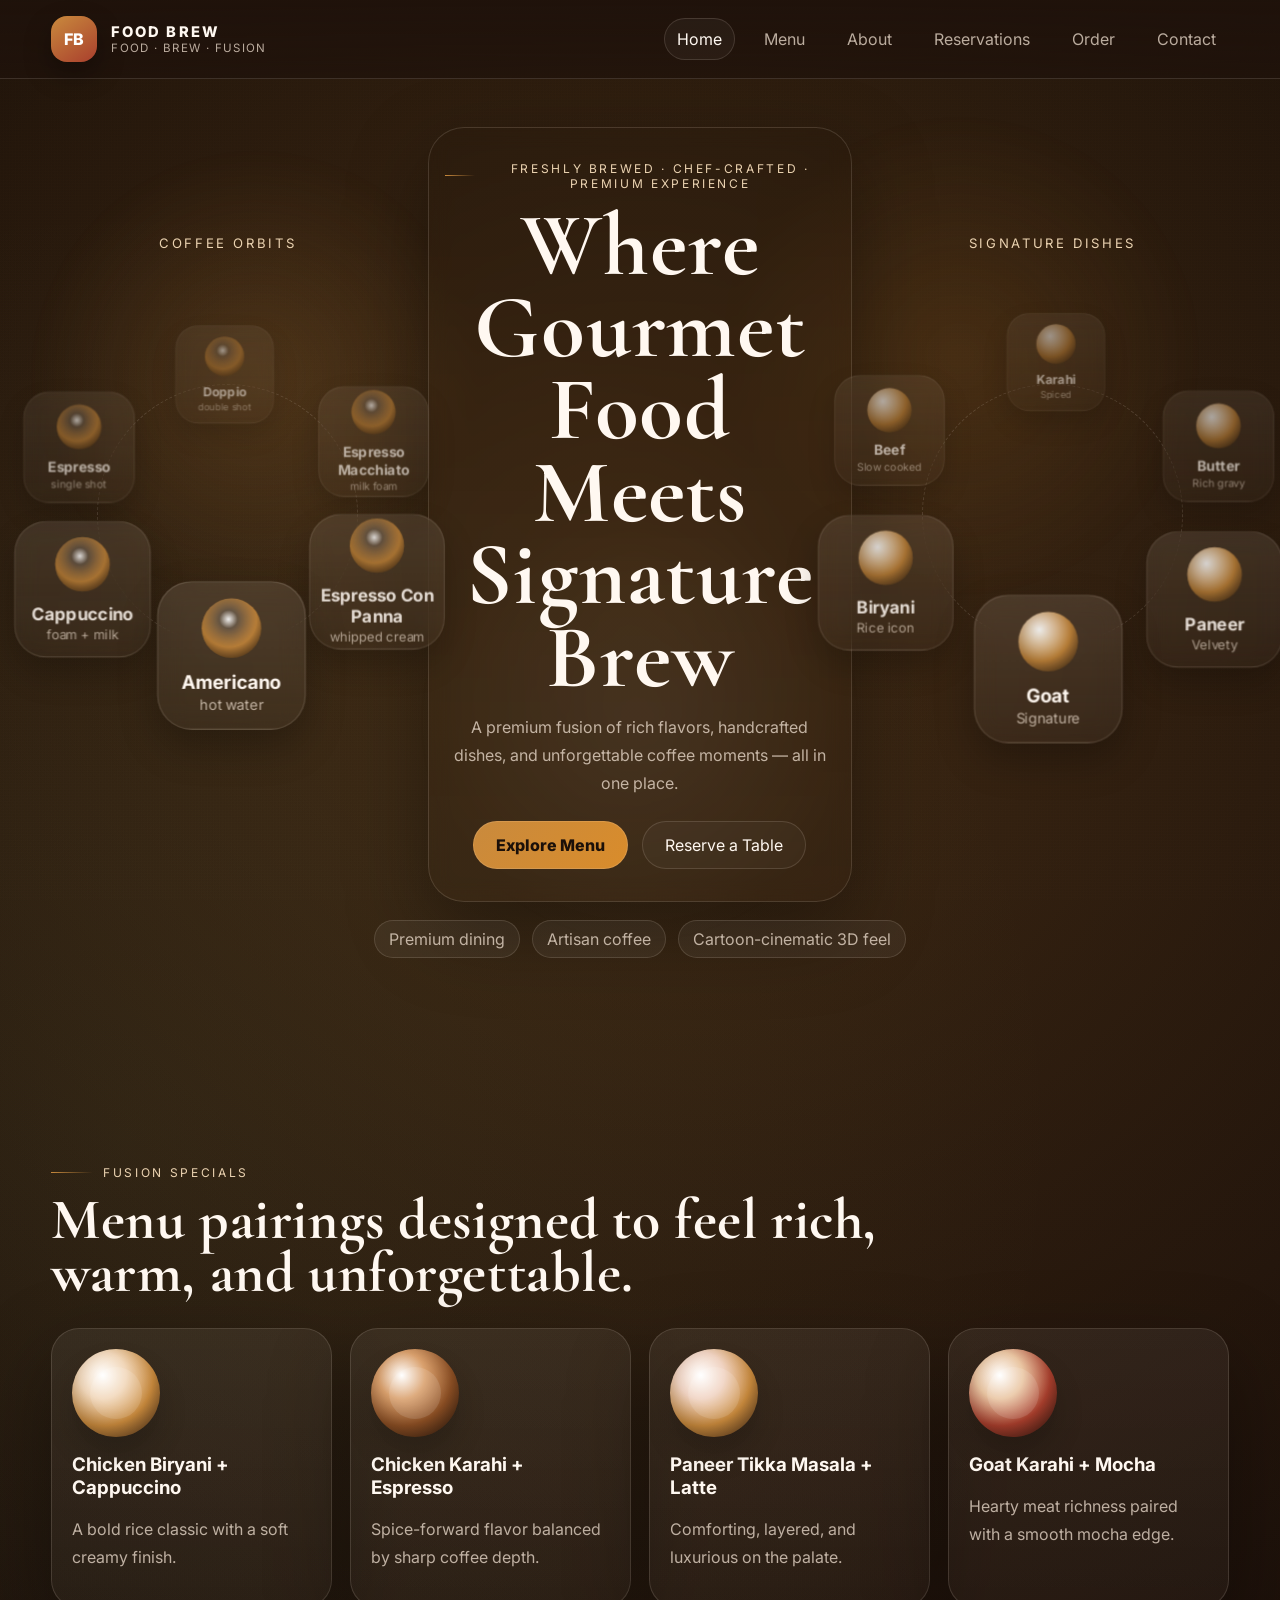
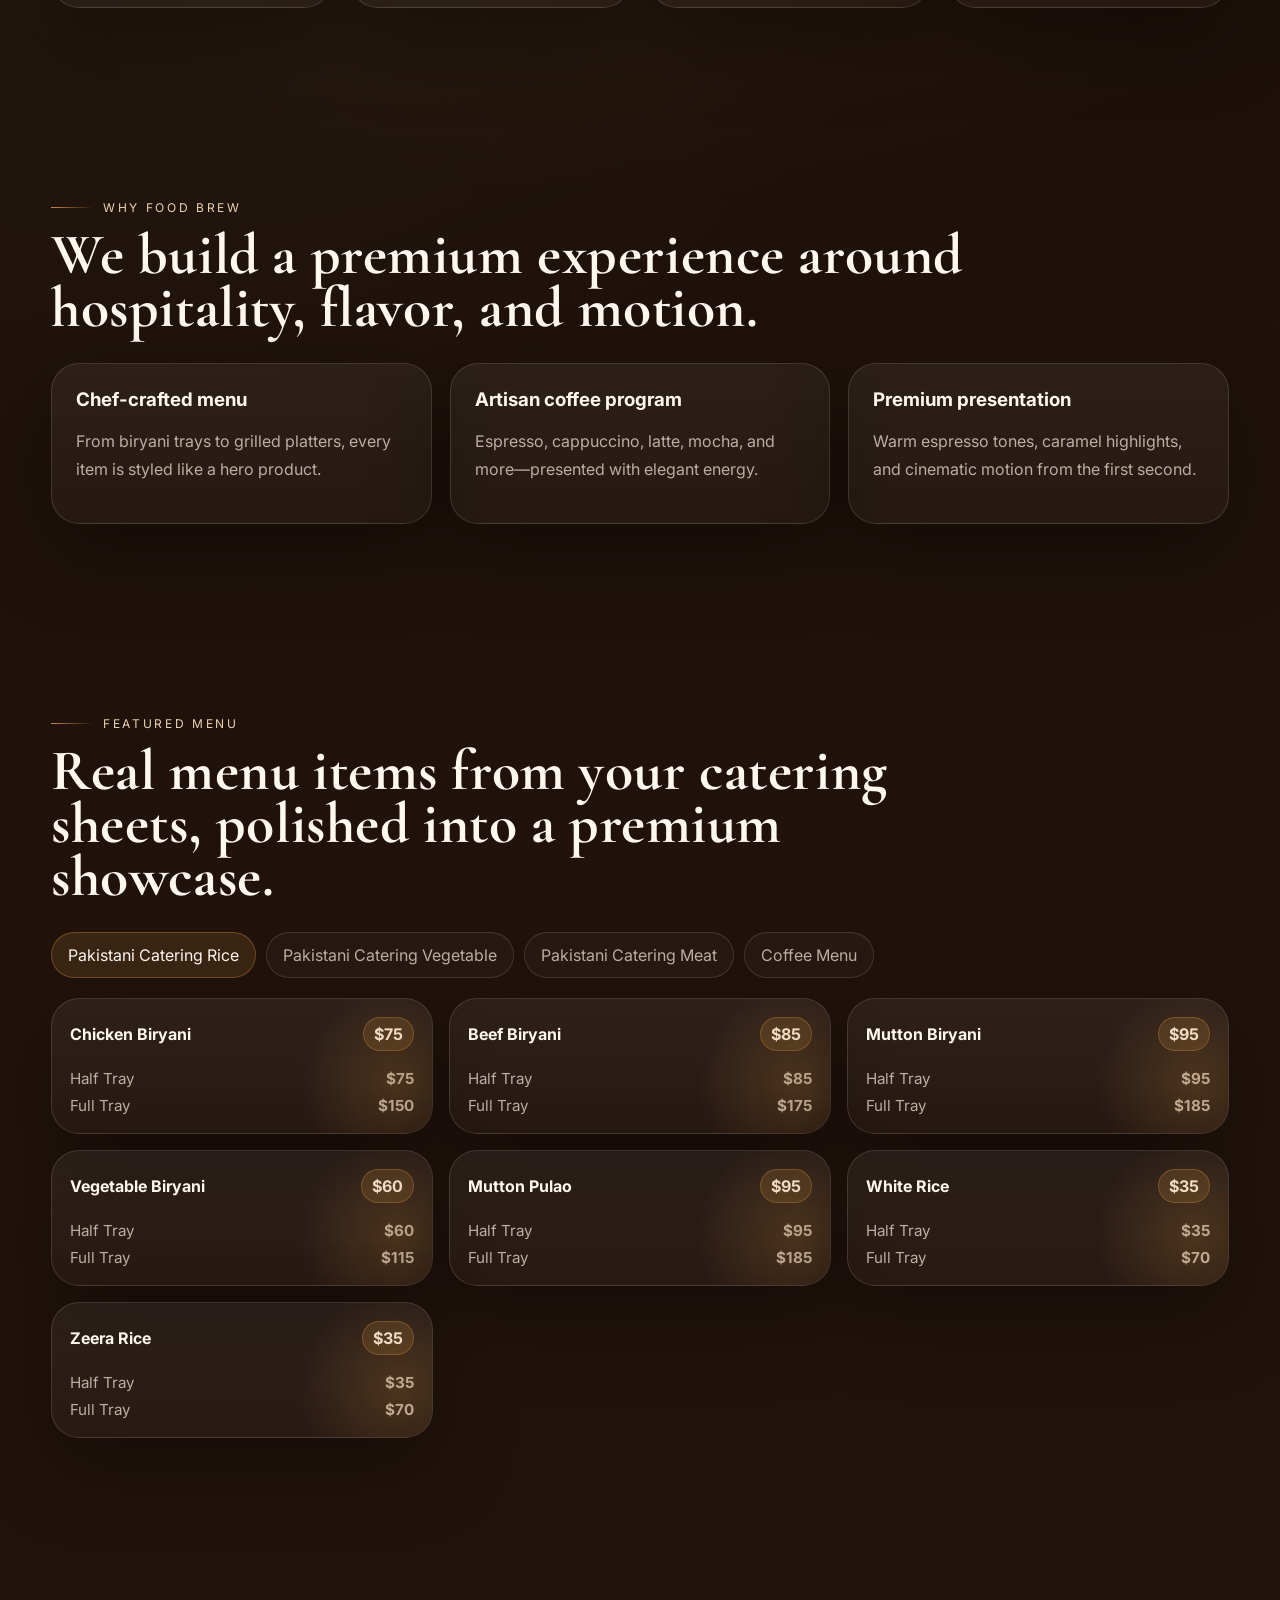
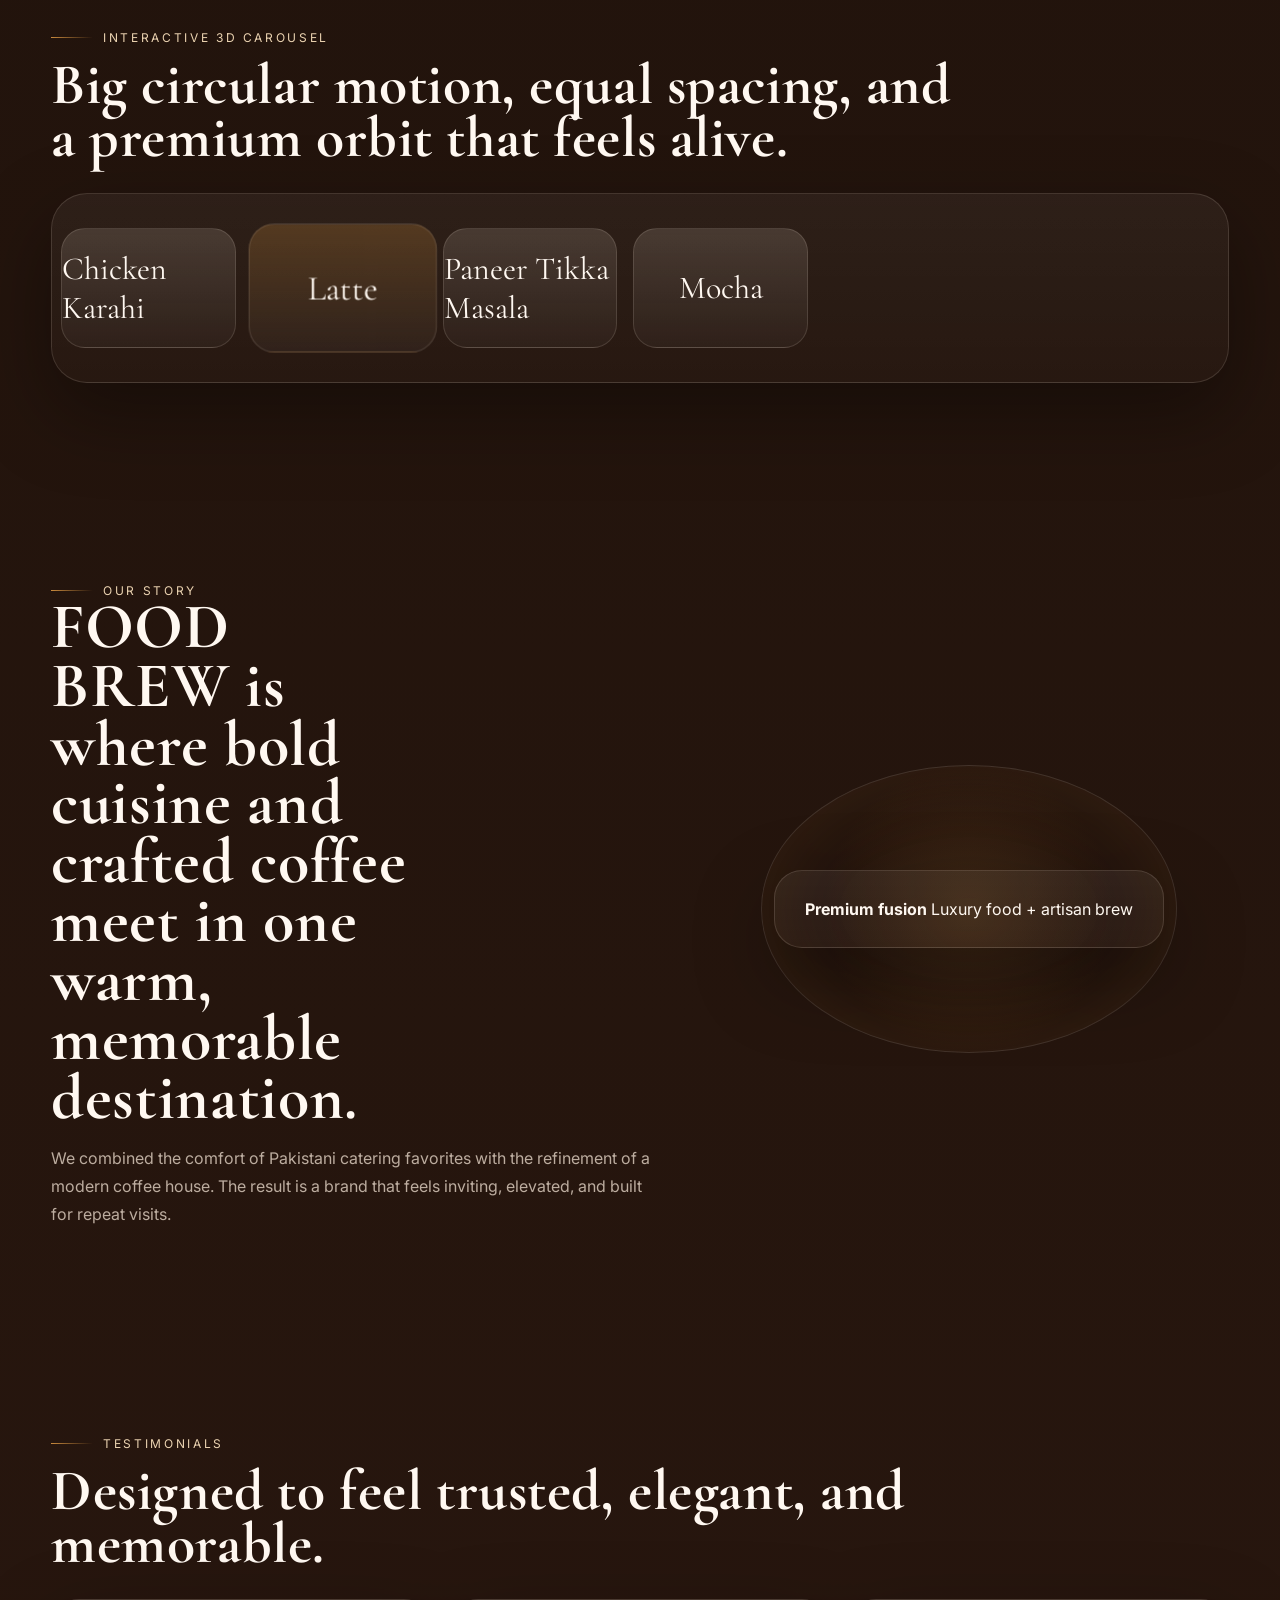
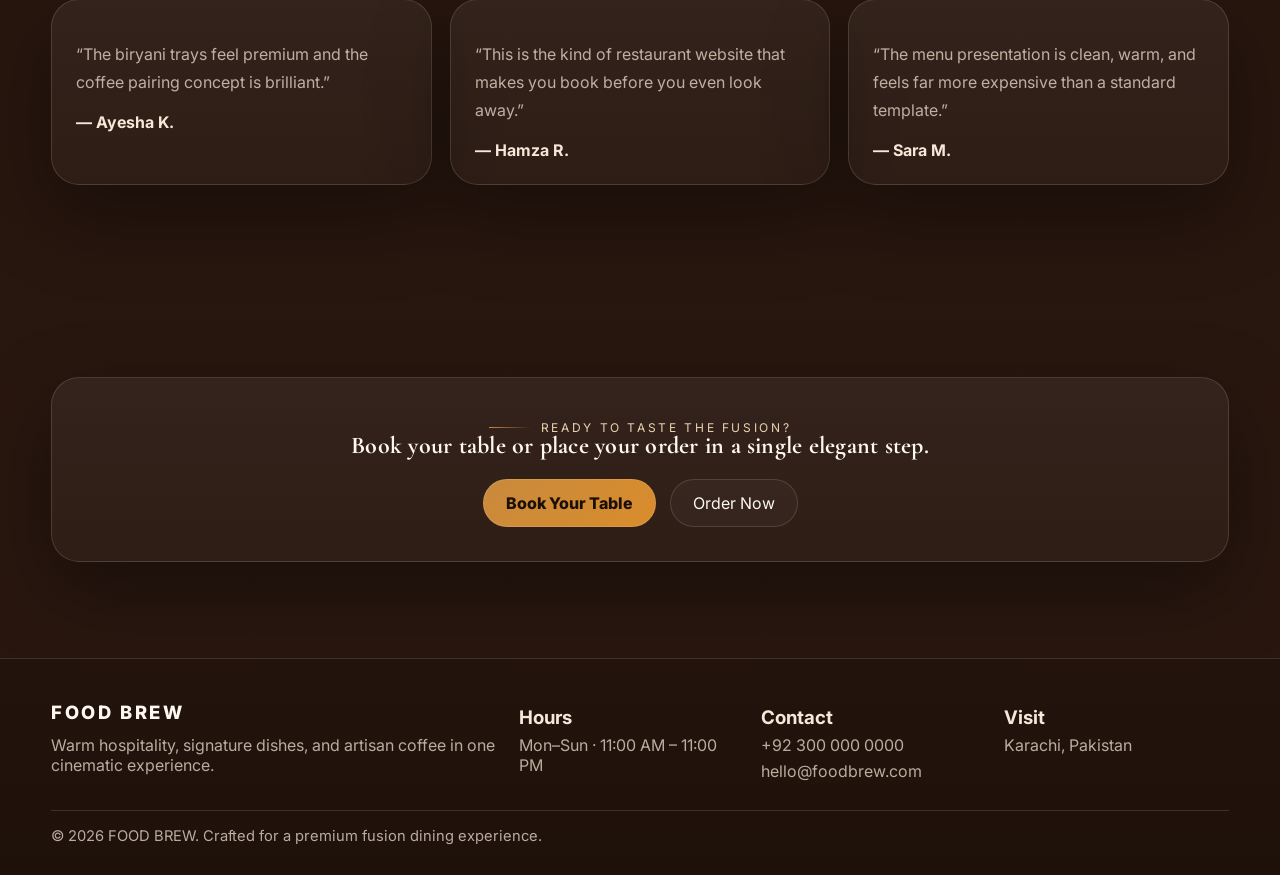
<file: index.html>
<!doctype html>
<html lang="en">
<head>
  <meta charset="UTF-8" />
  <meta name="viewport" content="width=device-width, initial-scale=1.0" />
  <meta name="theme-color" content="#1f120b" />
  <meta name="description" content="FOOD BREW — premium food and coffee fusion with cinematic motion, signature biryani, and artisan coffee." />
  <title>FOOD BREW | Premium Food & Coffee Fusion</title>
  <link rel="preconnect" href="https://fonts.googleapis.com">
  <link rel="preconnect" href="https://fonts.gstatic.com" crossorigin>
  <link href="https://fonts.googleapis.com/css2?family=Inter:wght@400;500;600;700;800&family=Cormorant+Garamond:wght@500;600;700&display=swap" rel="stylesheet">
  <link rel="stylesheet" href="css/style.css" />
</head>
<body class="home">
  <a class="skip-link" href="#main">Skip to content</a>
  <div class="noise"></div>

  <div class="intro" id="intro" aria-hidden="true">
    <button class="skip-intro" id="skipIntro" type="button">Skip Intro</button>
    <div class="intro-scene intro-rice" id="introRice">
      <div class="plate">
        <div class="rice-glow"></div>
        <div class="rice-mound"></div>
      </div>
      <div class="rice-particles" id="riceParticles"></div>
    </div>
    <div class="intro-scene intro-coffee" id="introCoffee">
      <div class="pour"></div>
      <div class="cup">
        <span class="cup-label">FOOD BREW</span>
      </div>
      <div class="steam steam-1"></div>
      <div class="steam steam-2"></div>
      <div class="steam steam-3"></div>
    </div>
    <div class="intro-scene intro-logo" id="introLogo">
      <h1 class="intro-logo-text" id="introLogoText"><span>FOOD</span><span class="hyphen" id="introHyphen">-</span><span>BREW</span></h1>
      <div class="intro-sub">Where Gourmet Food Meets Signature Brew</div>
    </div>
  </div>

  <header class="site-header">
    <div class="brand">
      <span class="brand-mark">FB</span>
      <div>
        <div class="brand-name">FOOD BREW</div>
        <div class="brand-sub">Food · Brew · Fusion</div>
      </div>
    </div>
    <button class="nav-toggle" aria-expanded="false" aria-controls="nav-panel">Menu</button>
    <nav class="nav" id="nav-panel">
      <a href="index.html" class="nav-link">Home</a>
      <a href="menu.html" class="nav-link">Menu</a>
      <a href="about.html" class="nav-link">About</a>
      <a href="reservations.html" class="nav-link">Reservations</a>
      <a href="order.html" class="nav-link">Order</a>
      <a href="contact.html" class="nav-link">Contact</a>
    </nav>
  </header>

  <main id="main">
    <section class="hero section">
      <div class="hero-bg"></div>
      <div class="hero-grid">
        <div class="orbit-side left">
          <div class="orbit-label">Coffee Orbits</div>
          <div class="orbit-stage" data-orbit="coffee" data-radius="170">
            <div class="orbit-item" data-name="Espresso" data-variant="coffee"><span>Espresso</span><small>single shot</small></div><div class="orbit-item" data-name="Doppio" data-variant="coffee"><span>Doppio</span><small>double shot</small></div><div class="orbit-item" data-name="Espresso Macchiato" data-variant="coffee"><span>Espresso Macchiato</span><small>milk foam</small></div><div class="orbit-item" data-name="Espresso Con Panna" data-variant="coffee"><span>Espresso Con Panna</span><small>whipped cream</small></div><div class="orbit-item" data-name="Americano" data-variant="coffee"><span>Americano</span><small>hot water</small></div><div class="orbit-item" data-name="Cappuccino" data-variant="coffee"><span>Cappuccino</span><small>foam + milk</small></div>
          </div>
        </div>

        <div class="hero-copy">
          <div class="eyebrow">Freshly brewed · Chef-crafted · Premium experience</div>
          <h1>Where Gourmet Food Meets Signature Brew</h1>
          <p>A premium fusion of rich flavors, handcrafted dishes, and unforgettable coffee moments — all in one place.</p>
          <div class="cta-row">
            <a href="#menu" class="btn primary">Explore Menu</a>
            <a href="reservations.html" class="btn ghost">Reserve a Table</a>
          </div>
        </div>

        <div class="orbit-side right">
          <div class="orbit-label">Signature Dishes</div>
          <div class="orbit-stage" data-orbit="food" data-radius="190">
            <div class="orbit-item" data-name="Chicken Biryani" data-variant="food"><span>Biryani</span><small>Rice icon</small></div>
            <div class="orbit-item" data-name="Beef Biryani" data-variant="food"><span>Beef</span><small>Slow cooked</small></div>
            <div class="orbit-item" data-name="Chicken Karahi" data-variant="food"><span>Karahi</span><small>Spiced</small></div>
            <div class="orbit-item" data-name="Butter Chicken" data-variant="food"><span>Butter</span><small>Rich gravy</small></div>
            <div class="orbit-item" data-name="Paneer Tikka Masala" data-variant="food"><span>Paneer</span><small>Velvety</small></div>
            <div class="orbit-item" data-name="Goat Karahi" data-variant="food"><span>Goat</span><small>Signature</small></div>
          </div>
        </div>
      </div>
      <div class="hero-notes">
        <span>Premium dining</span><span>Artisan coffee</span><span>Cartoon-cinematic 3D feel</span>
      </div>
    </section>

    <section class="section fusion reveal">
      <div class="section-head">
        <span class="kicker">Fusion Specials</span>
        <h2>Menu pairings designed to feel rich, warm, and unforgettable.</h2>
      </div>
      <div class="fusion-grid">
        <article class="pair-card">
          <div class="pair-plate plate-a"></div>
          <h3>Chicken Biryani + Cappuccino</h3>
          <p>A bold rice classic with a soft creamy finish.</p>
        </article>
        <article class="pair-card">
          <div class="pair-plate plate-b"></div>
          <h3>Chicken Karahi + Espresso</h3>
          <p>Spice-forward flavor balanced by sharp coffee depth.</p>
        </article>
        <article class="pair-card">
          <div class="pair-plate plate-c"></div>
          <h3>Paneer Tikka Masala + Latte</h3>
          <p>Comforting, layered, and luxurious on the palate.</p>
        </article>
        <article class="pair-card">
          <div class="pair-plate plate-d"></div>
          <h3>Goat Karahi + Mocha</h3>
          <p>Hearty meat richness paired with a smooth mocha edge.</p>
        </article>
      </div>
    </section>

    <section class="section why reveal">
      <div class="section-head">
        <span class="kicker">Why Food Brew</span>
        <h2>We build a premium experience around hospitality, flavor, and motion.</h2>
      </div>
      <div class="feature-grid">
        <div class="feature">
          <h3>Chef-crafted menu</h3>
          <p>From biryani trays to grilled platters, every item is styled like a hero product.</p>
        </div>
        <div class="feature">
          <h3>Artisan coffee program</h3>
          <p>Espresso, cappuccino, latte, mocha, and more—presented with elegant energy.</p>
        </div>
        <div class="feature">
          <h3>Premium presentation</h3>
          <p>Warm espresso tones, caramel highlights, and cinematic motion from the first second.</p>
        </div>
      </div>
    </section>

    <section class="section" id="menu">
      <div class="section-head">
        <span class="kicker">Featured Menu</span>
        <h2>Real menu items from your catering sheets, polished into a premium showcase.</h2>
      </div>
      <div class="tabs" role="tablist" aria-label="Menu categories">
        <button class="tab active" data-tab="rice" role="tab">Pakistani Catering Rice</button>
        <button class="tab" data-tab="veg" role="tab">Pakistani Catering Vegetable</button>
        <button class="tab" data-tab="meat" role="tab">Pakistani Catering Meat</button>
        <button class="tab" data-tab="coffee" role="tab">Coffee Menu</button>
      </div>
      <div class="menu-panels">
        <div class="menu-panel active" data-panel="rice">
          <div class="menu-grid">
        <article class="menu-card">
          <div class="menu-card-top"><span>Chicken Biryani</span><span class="menu-card-badge">$75</span></div>
          <div class="menu-card-bottom"><span>Half Tray</span><strong>$75</strong></div>
          <div class="menu-card-bottom"><span>Full Tray</span><strong>$150</strong></div>
        </article>
        

        <article class="menu-card">
          <div class="menu-card-top"><span>Beef Biryani</span><span class="menu-card-badge">$85</span></div>
          <div class="menu-card-bottom"><span>Half Tray</span><strong>$85</strong></div>
          <div class="menu-card-bottom"><span>Full Tray</span><strong>$175</strong></div>
        </article>
        

        <article class="menu-card">
          <div class="menu-card-top"><span>Mutton Biryani</span><span class="menu-card-badge">$95</span></div>
          <div class="menu-card-bottom"><span>Half Tray</span><strong>$95</strong></div>
          <div class="menu-card-bottom"><span>Full Tray</span><strong>$185</strong></div>
        </article>
        

        <article class="menu-card">
          <div class="menu-card-top"><span>Vegetable Biryani</span><span class="menu-card-badge">$60</span></div>
          <div class="menu-card-bottom"><span>Half Tray</span><strong>$60</strong></div>
          <div class="menu-card-bottom"><span>Full Tray</span><strong>$115</strong></div>
        </article>
        

        <article class="menu-card">
          <div class="menu-card-top"><span>Mutton Pulao</span><span class="menu-card-badge">$95</span></div>
          <div class="menu-card-bottom"><span>Half Tray</span><strong>$95</strong></div>
          <div class="menu-card-bottom"><span>Full Tray</span><strong>$185</strong></div>
        </article>
        

        <article class="menu-card">
          <div class="menu-card-top"><span>White Rice</span><span class="menu-card-badge">$35</span></div>
          <div class="menu-card-bottom"><span>Half Tray</span><strong>$35</strong></div>
          <div class="menu-card-bottom"><span>Full Tray</span><strong>$70</strong></div>
        </article>
        

        <article class="menu-card">
          <div class="menu-card-top"><span>Zeera Rice</span><span class="menu-card-badge">$35</span></div>
          <div class="menu-card-bottom"><span>Half Tray</span><strong>$35</strong></div>
          <div class="menu-card-bottom"><span>Full Tray</span><strong>$70</strong></div>
        </article>
        </div>
        </div>
        <div class="menu-panel" data-panel="veg">
          <div class="menu-grid">
        <article class="menu-card">
          <div class="menu-card-top"><span>Chana Masala</span><span class="menu-card-badge">$50</span></div>
          <div class="menu-card-bottom"><span>Half Tray</span><strong>$50</strong></div>
          <div class="menu-card-bottom"><span>Full Tray</span><strong>$95</strong></div>
        </article>
        

        <article class="menu-card">
          <div class="menu-card-top"><span>Dal Makhni</span><span class="menu-card-badge">$50</span></div>
          <div class="menu-card-bottom"><span>Half Tray</span><strong>$50</strong></div>
          <div class="menu-card-bottom"><span>Full Tray</span><strong>$95</strong></div>
        </article>
        

        <article class="menu-card">
          <div class="menu-card-top"><span>Aloo Palak</span><span class="menu-card-badge">$55</span></div>
          <div class="menu-card-bottom"><span>Half Tray</span><strong>$55</strong></div>
          <div class="menu-card-bottom"><span>Full Tray</span><strong>$100</strong></div>
        </article>
        

        <article class="menu-card">
          <div class="menu-card-top"><span>Paneer Tikka Masala</span><span class="menu-card-badge">$55</span></div>
          <div class="menu-card-bottom"><span>Half Tray</span><strong>$55</strong></div>
          <div class="menu-card-bottom"><span>Full Tray</span><strong>$100</strong></div>
        </article>
        

        <article class="menu-card">
          <div class="menu-card-top"><span>Shahi Paneer</span><span class="menu-card-badge">$55</span></div>
          <div class="menu-card-bottom"><span>Half Tray</span><strong>$55</strong></div>
          <div class="menu-card-bottom"><span>Full Tray</span><strong>$100</strong></div>
        </article>
        

        <article class="menu-card">
          <div class="menu-card-top"><span>Mix Vegetable</span><span class="menu-card-badge">$55</span></div>
          <div class="menu-card-bottom"><span>Half Tray</span><strong>$55</strong></div>
          <div class="menu-card-bottom"><span>Full Tray</span><strong>$100</strong></div>
        </article>
        

        <article class="menu-card">
          <div class="menu-card-top"><span>Bhindi Masala</span><span class="menu-card-badge">$55</span></div>
          <div class="menu-card-bottom"><span>Half Tray</span><strong>$55</strong></div>
          <div class="menu-card-bottom"><span>Full Tray</span><strong>$100</strong></div>
        </article>
        

        <article class="menu-card">
          <div class="menu-card-top"><span>Aloo Gobi</span><span class="menu-card-badge">$50</span></div>
          <div class="menu-card-bottom"><span>Half Tray</span><strong>$50</strong></div>
          <div class="menu-card-bottom"><span>Full Tray</span><strong>$95</strong></div>
        </article>
        

        <article class="menu-card">
          <div class="menu-card-top"><span>Zeera Aloo</span><span class="menu-card-badge">$50</span></div>
          <div class="menu-card-bottom"><span>Half Tray</span><strong>$50</strong></div>
          <div class="menu-card-bottom"><span>Full Tray</span><strong>$95</strong></div>
        </article>
        </div>
        </div>
        <div class="menu-panel" data-panel="meat">
          <div class="menu-grid">
        <article class="menu-card">
          <div class="menu-card-top"><span>Chicken Karahi</span><span class="menu-card-badge">$80</span></div>
          <div class="menu-card-bottom"><span>Half Tray</span><strong>$80</strong></div>
          <div class="menu-card-bottom"><span>Full Tray</span><strong>$150</strong></div>
        </article>
        

        <article class="menu-card">
          <div class="menu-card-top"><span>Chicken Korma</span><span class="menu-card-badge">$80</span></div>
          <div class="menu-card-bottom"><span>Half Tray</span><strong>$80</strong></div>
          <div class="menu-card-bottom"><span>Full Tray</span><strong>$150</strong></div>
        </article>
        

        <article class="menu-card">
          <div class="menu-card-top"><span>Butter Chicken</span><span class="menu-card-badge">$85</span></div>
          <div class="menu-card-bottom"><span>Half Tray</span><strong>$85</strong></div>
          <div class="menu-card-bottom"><span>Full Tray</span><strong>$175</strong></div>
        </article>
        

        <article class="menu-card">
          <div class="menu-card-top"><span>Chicken Jalfrezi</span><span class="menu-card-badge">$80</span></div>
          <div class="menu-card-bottom"><span>Half Tray</span><strong>$80</strong></div>
          <div class="menu-card-bottom"><span>Full Tray</span><strong>$150</strong></div>
        </article>
        

        <article class="menu-card">
          <div class="menu-card-top"><span>Chicken Achari</span><span class="menu-card-badge">$80</span></div>
          <div class="menu-card-bottom"><span>Half Tray</span><strong>$80</strong></div>
          <div class="menu-card-bottom"><span>Full Tray</span><strong>$150</strong></div>
        </article>
        

        <article class="menu-card">
          <div class="menu-card-top"><span>Palak Chicken</span><span class="menu-card-badge">$80</span></div>
          <div class="menu-card-bottom"><span>Half Tray</span><strong>$80</strong></div>
          <div class="menu-card-bottom"><span>Full Tray</span><strong>$150</strong></div>
        </article>
        

        <article class="menu-card">
          <div class="menu-card-top"><span>Murgh Chana</span><span class="menu-card-badge">$90</span></div>
          <div class="menu-card-bottom"><span>Half Tray</span><strong>$90</strong></div>
          <div class="menu-card-bottom"><span>Full Tray</span><strong>$120</strong></div>
        </article>
        

        <article class="menu-card">
          <div class="menu-card-top"><span>Aloo Gosht</span><span class="menu-card-badge">$175</span></div>
          <div class="menu-card-bottom"><span>Half Tray</span><strong>$175</strong></div>
          <div class="menu-card-bottom"><span>Full Tray</span><strong>$180</strong></div>
        </article>
        

        <article class="menu-card">
          <div class="menu-card-top"><span>Goat Karahi</span><span class="menu-card-badge">$175</span></div>
          <div class="menu-card-bottom"><span>Half Tray</span><strong>$175</strong></div>
          <div class="menu-card-bottom"><span>Full Tray</span><strong>$350</strong></div>
        </article>
        </div>
        </div>
        <div class="menu-panel" data-panel="coffee">
          <div class="menu-grid coffee-grid">
            
              <article class="menu-card coffee-card">
                <div class="coffee-art">
                  <span class="cup-shape"></span>
                </div>
                <div class="menu-card-top"><span>Espresso</span><span class="menu-card-badge">$2.00</span></div>
                <div class="menu-card-bottom"><span>single shot</span><strong>Signature Brew</strong></div>
              </article>
            
              <article class="menu-card coffee-card">
                <div class="coffee-art">
                  <span class="cup-shape"></span>
                </div>
                <div class="menu-card-top"><span>Doppio</span><span class="menu-card-badge">$4.00</span></div>
                <div class="menu-card-bottom"><span>double shot</span><strong>Signature Brew</strong></div>
              </article>
            
              <article class="menu-card coffee-card">
                <div class="coffee-art">
                  <span class="cup-shape"></span>
                </div>
                <div class="menu-card-top"><span>Espresso Macchiato</span><span class="menu-card-badge">$4.00</span></div>
                <div class="menu-card-bottom"><span>milk foam</span><strong>Signature Brew</strong></div>
              </article>
            
              <article class="menu-card coffee-card">
                <div class="coffee-art">
                  <span class="cup-shape"></span>
                </div>
                <div class="menu-card-top"><span>Espresso Con Panna</span><span class="menu-card-badge">$4.00</span></div>
                <div class="menu-card-bottom"><span>whipped cream</span><strong>Signature Brew</strong></div>
              </article>
            
              <article class="menu-card coffee-card">
                <div class="coffee-art">
                  <span class="cup-shape"></span>
                </div>
                <div class="menu-card-top"><span>Americano</span><span class="menu-card-badge">$5.00</span></div>
                <div class="menu-card-bottom"><span>hot water</span><strong>Signature Brew</strong></div>
              </article>
            
              <article class="menu-card coffee-card">
                <div class="coffee-art">
                  <span class="cup-shape"></span>
                </div>
                <div class="menu-card-top"><span>Cappuccino</span><span class="menu-card-badge">$6.00</span></div>
                <div class="menu-card-bottom"><span>foam + milk</span><strong>Signature Brew</strong></div>
              </article>
            
              <article class="menu-card coffee-card">
                <div class="coffee-art">
                  <span class="cup-shape"></span>
                </div>
                <div class="menu-card-top"><span>Latte</span><span class="menu-card-badge">$6.00</span></div>
                <div class="menu-card-bottom"><span>silky milk</span><strong>Signature Brew</strong></div>
              </article>
            
              <article class="menu-card coffee-card">
                <div class="coffee-art">
                  <span class="cup-shape"></span>
                </div>
                <div class="menu-card-top"><span>Irish</span><span class="menu-card-badge">$7.00</span></div>
                <div class="menu-card-bottom"><span>whiskey aroma</span><strong>Signature Brew</strong></div>
              </article>
            
              <article class="menu-card coffee-card">
                <div class="coffee-art">
                  <span class="cup-shape"></span>
                </div>
                <div class="menu-card-top"><span>Fredo</span><span class="menu-card-badge">$7.00</span></div>
                <div class="menu-card-bottom"><span>ice espresso</span><strong>Signature Brew</strong></div>
              </article>
            
              <article class="menu-card coffee-card">
                <div class="coffee-art">
                  <span class="cup-shape"></span>
                </div>
                <div class="menu-card-top"><span>Frappe</span><span class="menu-card-badge">$7.00</span></div>
                <div class="menu-card-bottom"><span>iced foam</span><strong>Signature Brew</strong></div>
              </article>
            
              <article class="menu-card coffee-card">
                <div class="coffee-art">
                  <span class="cup-shape"></span>
                </div>
                <div class="menu-card-top"><span>Mocha</span><span class="menu-card-badge">$7.00</span></div>
                <div class="menu-card-bottom"><span>chocolate</span><strong>Signature Brew</strong></div>
              </article>
            
              <article class="menu-card coffee-card">
                <div class="coffee-art">
                  <span class="cup-shape"></span>
                </div>
                <div class="menu-card-top"><span>Caramel Macchiato</span><span class="menu-card-badge">$7.00</span></div>
                <div class="menu-card-bottom"><span>caramel finish</span><strong>Signature Brew</strong></div>
              </article>
            
          </div>
        </div>
      </div>
    </section>

    <section class="section carousel reveal">
      <div class="section-head">
        <span class="kicker">Interactive 3D Carousel</span>
        <h2>Big circular motion, equal spacing, and a premium orbit that feels alive.</h2>
      </div>
      <div class="carousel-shell">
        <div class="carousel-track" id="carouselTrack">
          <div class="carousel-card active">Chicken Biryani</div>
          <div class="carousel-card">Cappuccino</div>
          <div class="carousel-card">Chicken Karahi</div>
          <div class="carousel-card">Latte</div>
          <div class="carousel-card">Paneer Tikka Masala</div>
          <div class="carousel-card">Mocha</div>
        </div>
      </div>
    </section>

    <section class="section story reveal">
      <div class="story-grid">
        <div class="story-copy">
          <span class="kicker">Our Story</span>
          <h2>FOOD BREW is where bold cuisine and crafted coffee meet in one warm, memorable destination.</h2>
          <p>We combined the comfort of Pakistani catering favorites with the refinement of a modern coffee house. The result is a brand that feels inviting, elevated, and built for repeat visits.</p>
        </div>
        <div class="story-panel">
          <div class="story-ring"></div>
          <div class="story-card">
            <strong>Premium fusion</strong>
            <span>Luxury food + artisan brew</span>
          </div>
        </div>
      </div>
    </section>

    <section class="section testimonials reveal">
      <div class="section-head">
        <span class="kicker">Testimonials</span>
        <h2>Designed to feel trusted, elegant, and memorable.</h2>
      </div>
      <div class="testimonial-grid">
        <article class="testimonial">
          <p>“The biryani trays feel premium and the coffee pairing concept is brilliant.”</p>
          <strong>— Ayesha K.</strong>
        </article>
        <article class="testimonial">
          <p>“This is the kind of restaurant website that makes you book before you even look away.”</p>
          <strong>— Hamza R.</strong>
        </article>
        <article class="testimonial">
          <p>“The menu presentation is clean, warm, and feels far more expensive than a standard template.”</p>
          <strong>— Sara M.</strong>
        </article>
      </div>
    </section>

    <section class="section cta reveal">
      <div class="cta-panel">
        <span class="kicker">Ready to Taste the Fusion?</span>
        <h2>Book your table or place your order in a single elegant step.</h2>
        <div class="cta-row">
          <a href="reservations.html" class="btn primary">Book Your Table</a>
          <a href="order.html" class="btn ghost">Order Now</a>
        </div>
      </div>
    </section>
  </main>

  <footer class="footer">
    <div class="footer-grid">
      <div>
        <div class="footer-logo">FOOD BREW</div>
        <p>Warm hospitality, signature dishes, and artisan coffee in one cinematic experience.</p>
      </div>
      <div>
        <h3>Hours</h3>
        <p>Mon–Sun · 11:00 AM – 11:00 PM</p>
      </div>
      <div>
        <h3>Contact</h3>
        <p>+92 300 000 0000</p>
        <p>hello@foodbrew.com</p>
      </div>
      <div>
        <h3>Visit</h3>
        <p>Karachi, Pakistan</p>
      </div>
    </div>
    <div class="footer-bottom">© 2026 FOOD BREW. Crafted for a premium fusion dining experience.</div>
  </footer>

  <script src="js/script.js" defer></script>
</body>
</html>
</file>
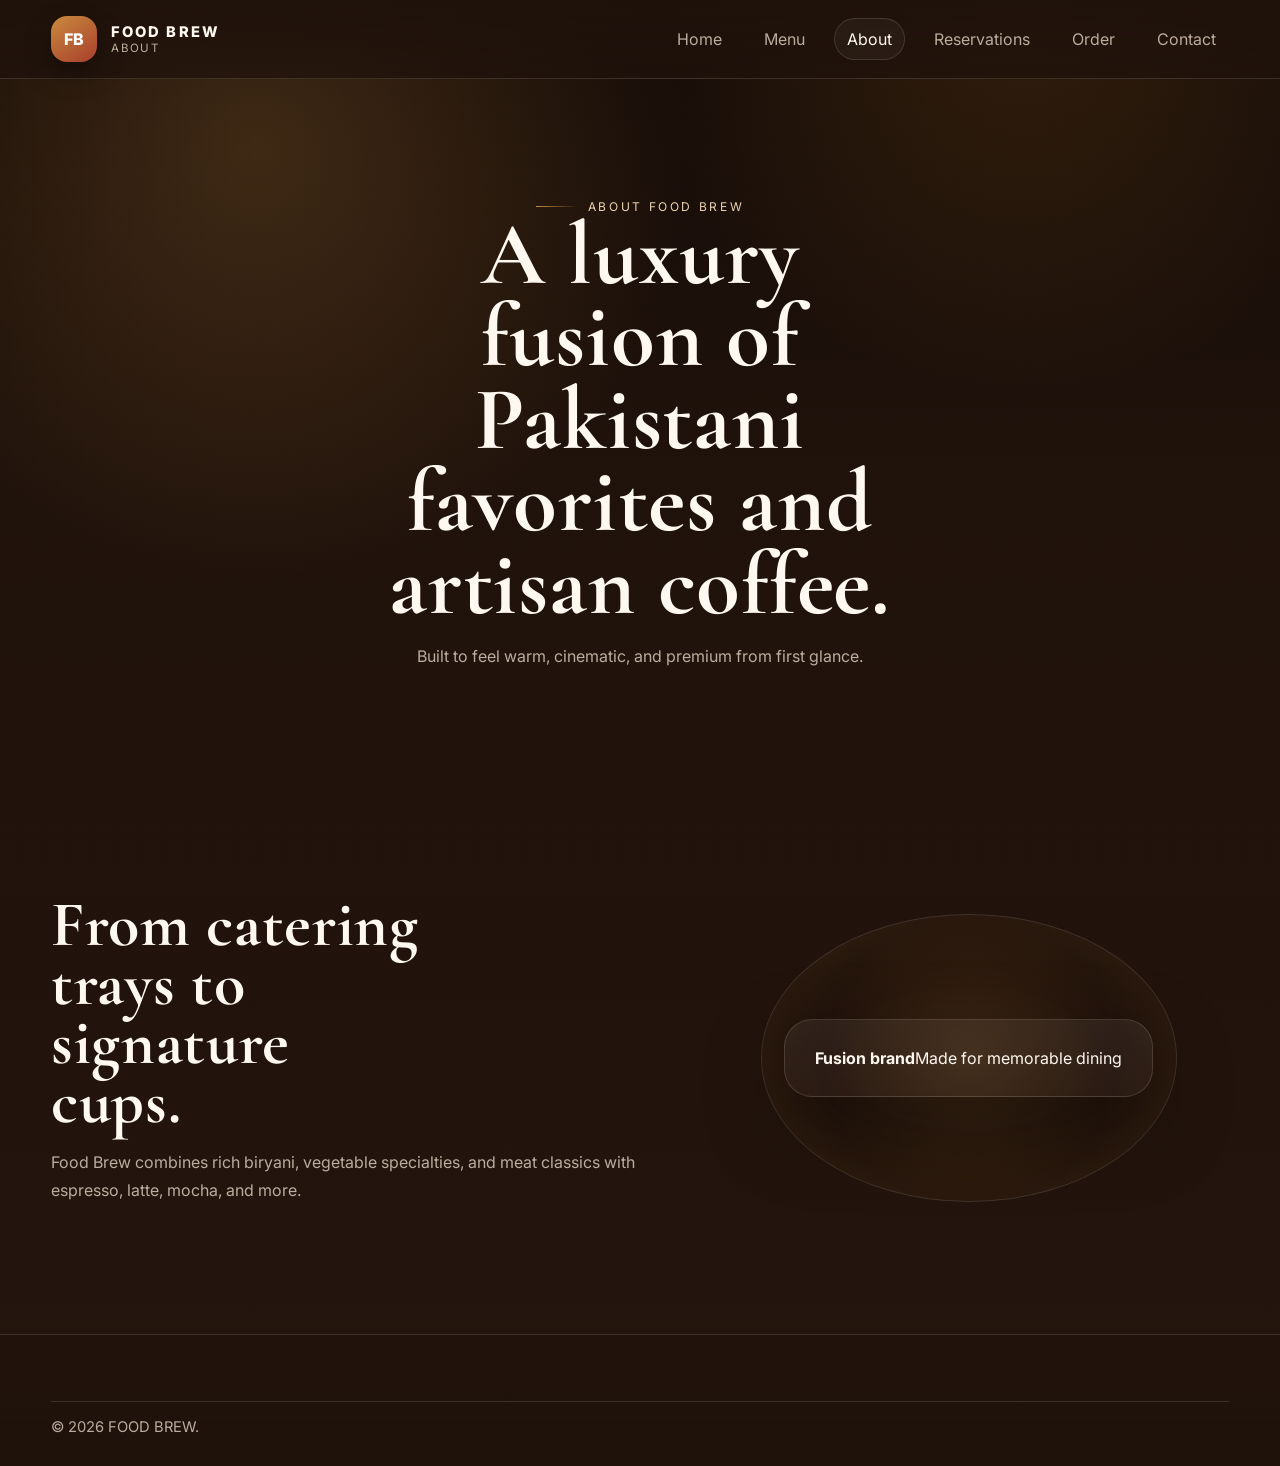
<file: about.html>
<!doctype html>
<html lang="en">
<head><meta charset="UTF-8" /><meta name="viewport" content="width=device-width, initial-scale=1.0" /><title>About | FOOD BREW</title><link rel="preconnect" href="https://fonts.googleapis.com"><link rel="preconnect" href="https://fonts.gstatic.com" crossorigin><link href="https://fonts.googleapis.com/css2?family=Inter:wght@400;500;600;700;800&family=Cormorant+Garamond:wght@500;600;700&display=swap" rel="stylesheet"><link rel="stylesheet" href="css/style.css" /></head>
<body><a class="skip-link" href="#main">Skip to content</a><div class="noise"></div><header class="site-header"><div class="brand"><span class="brand-mark">FB</span><div><div class="brand-name">FOOD BREW</div><div class="brand-sub">About</div></div></div><button class="nav-toggle" aria-expanded="false" aria-controls="nav-panel">Menu</button><nav class="nav" id="nav-panel"><a href="index.html" class="nav-link">Home</a>
      <a href="menu.html" class="nav-link">Menu</a>
      <a href="about.html" class="nav-link">About</a>
      <a href="reservations.html" class="nav-link">Reservations</a>
      <a href="order.html" class="nav-link">Order</a>
      <a href="contact.html" class="nav-link">Contact</a></nav></header>
<main id="main">
<section class="page-hero section"><span class="kicker">About Food Brew</span><h1>A luxury fusion of Pakistani favorites and artisan coffee.</h1><p>Built to feel warm, cinematic, and premium from first glance.</p></section>
<section class="section story reveal"><div class="story-grid"><div class="story-copy"><h2>From catering trays to signature cups.</h2><p>Food Brew combines rich biryani, vegetable specialties, and meat classics with espresso, latte, mocha, and more.</p></div><div class="story-panel"><div class="story-ring"></div><div class="story-card"><strong>Fusion brand</strong><span>Made for memorable dining</span></div></div></div></section>
</main><footer class="footer"><div class="footer-bottom">© 2026 FOOD BREW.</div></footer><script src="js/script.js" defer></script></body></html>
</file>
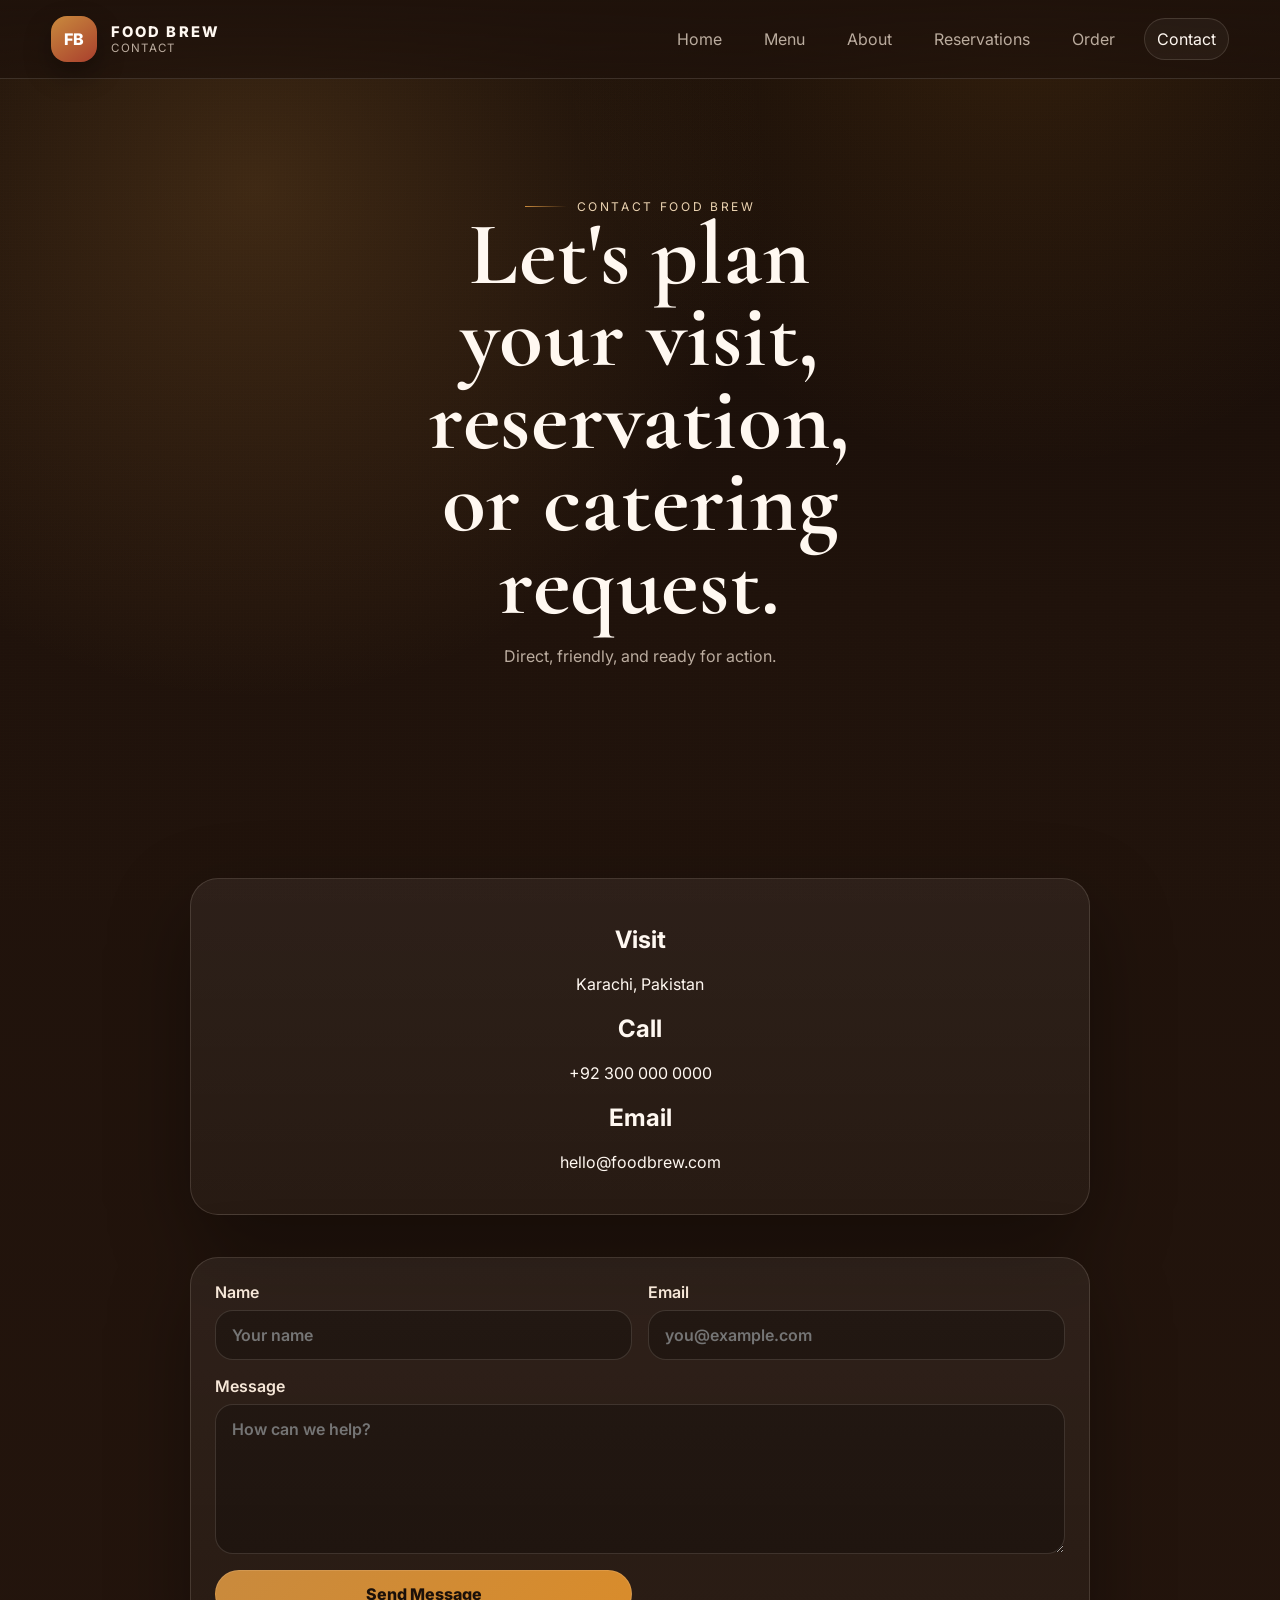
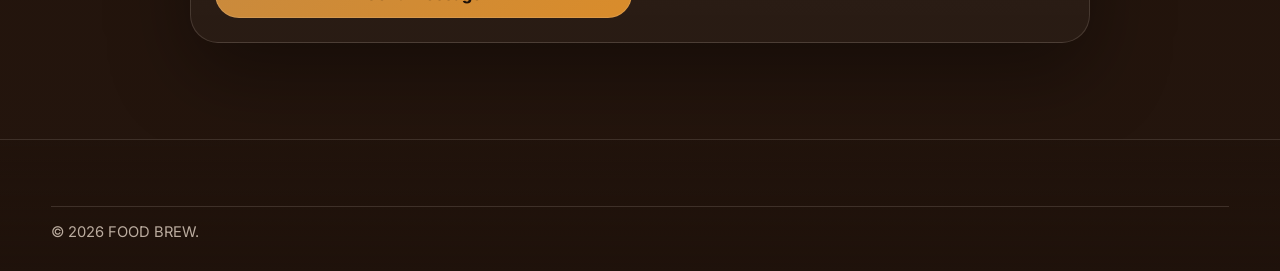
<file: contact.html>
<!doctype html>
<html lang="en">
<head><meta charset="UTF-8" /><meta name="viewport" content="width=device-width, initial-scale=1.0" /><title>Contact | FOOD BREW</title><link rel="preconnect" href="https://fonts.googleapis.com"><link rel="preconnect" href="https://fonts.gstatic.com" crossorigin><link href="https://fonts.googleapis.com/css2?family=Inter:wght@400;500;600;700;800&family=Cormorant+Garamond:wght@500;600;700&display=swap" rel="stylesheet"><link rel="stylesheet" href="css/style.css" /></head>
<body><a class="skip-link" href="#main">Skip to content</a><div class="noise"></div><header class="site-header"><div class="brand"><span class="brand-mark">FB</span><div><div class="brand-name">FOOD BREW</div><div class="brand-sub">Contact</div></div></div><button class="nav-toggle" aria-expanded="false" aria-controls="nav-panel">Menu</button><nav class="nav" id="nav-panel"><a href="index.html" class="nav-link">Home</a>
      <a href="menu.html" class="nav-link">Menu</a>
      <a href="about.html" class="nav-link">About</a>
      <a href="reservations.html" class="nav-link">Reservations</a>
      <a href="order.html" class="nav-link">Order</a>
      <a href="contact.html" class="nav-link">Contact</a></nav></header>
<main id="main">
<section class="page-hero section"><span class="kicker">Contact Food Brew</span><h1>Let's plan your visit, reservation, or catering request.</h1><p>Direct, friendly, and ready for action.</p></section>
<section class="section contact-wrap">
  <div class="contact-info">
    <h2>Visit</h2>
    <p>Karachi, Pakistan</p>
    <h2>Call</h2>
    <p>+92 300 000 0000</p>
    <h2>Email</h2>
    <p>hello@foodbrew.com</p>
  </div>
  <form class="contact-form">
    <label>Name<input type="text" placeholder="Your name"></label>
    <label>Email<input type="email" placeholder="you@example.com"></label>
    <label class="full">Message<textarea rows="6" placeholder="How can we help?"></textarea></label>
    <button class="btn primary" type="submit">Send Message</button>
  </form>
</section>
</main><footer class="footer"><div class="footer-bottom">© 2026 FOOD BREW.</div></footer><script src="js/script.js" defer></script></body></html>
</file>
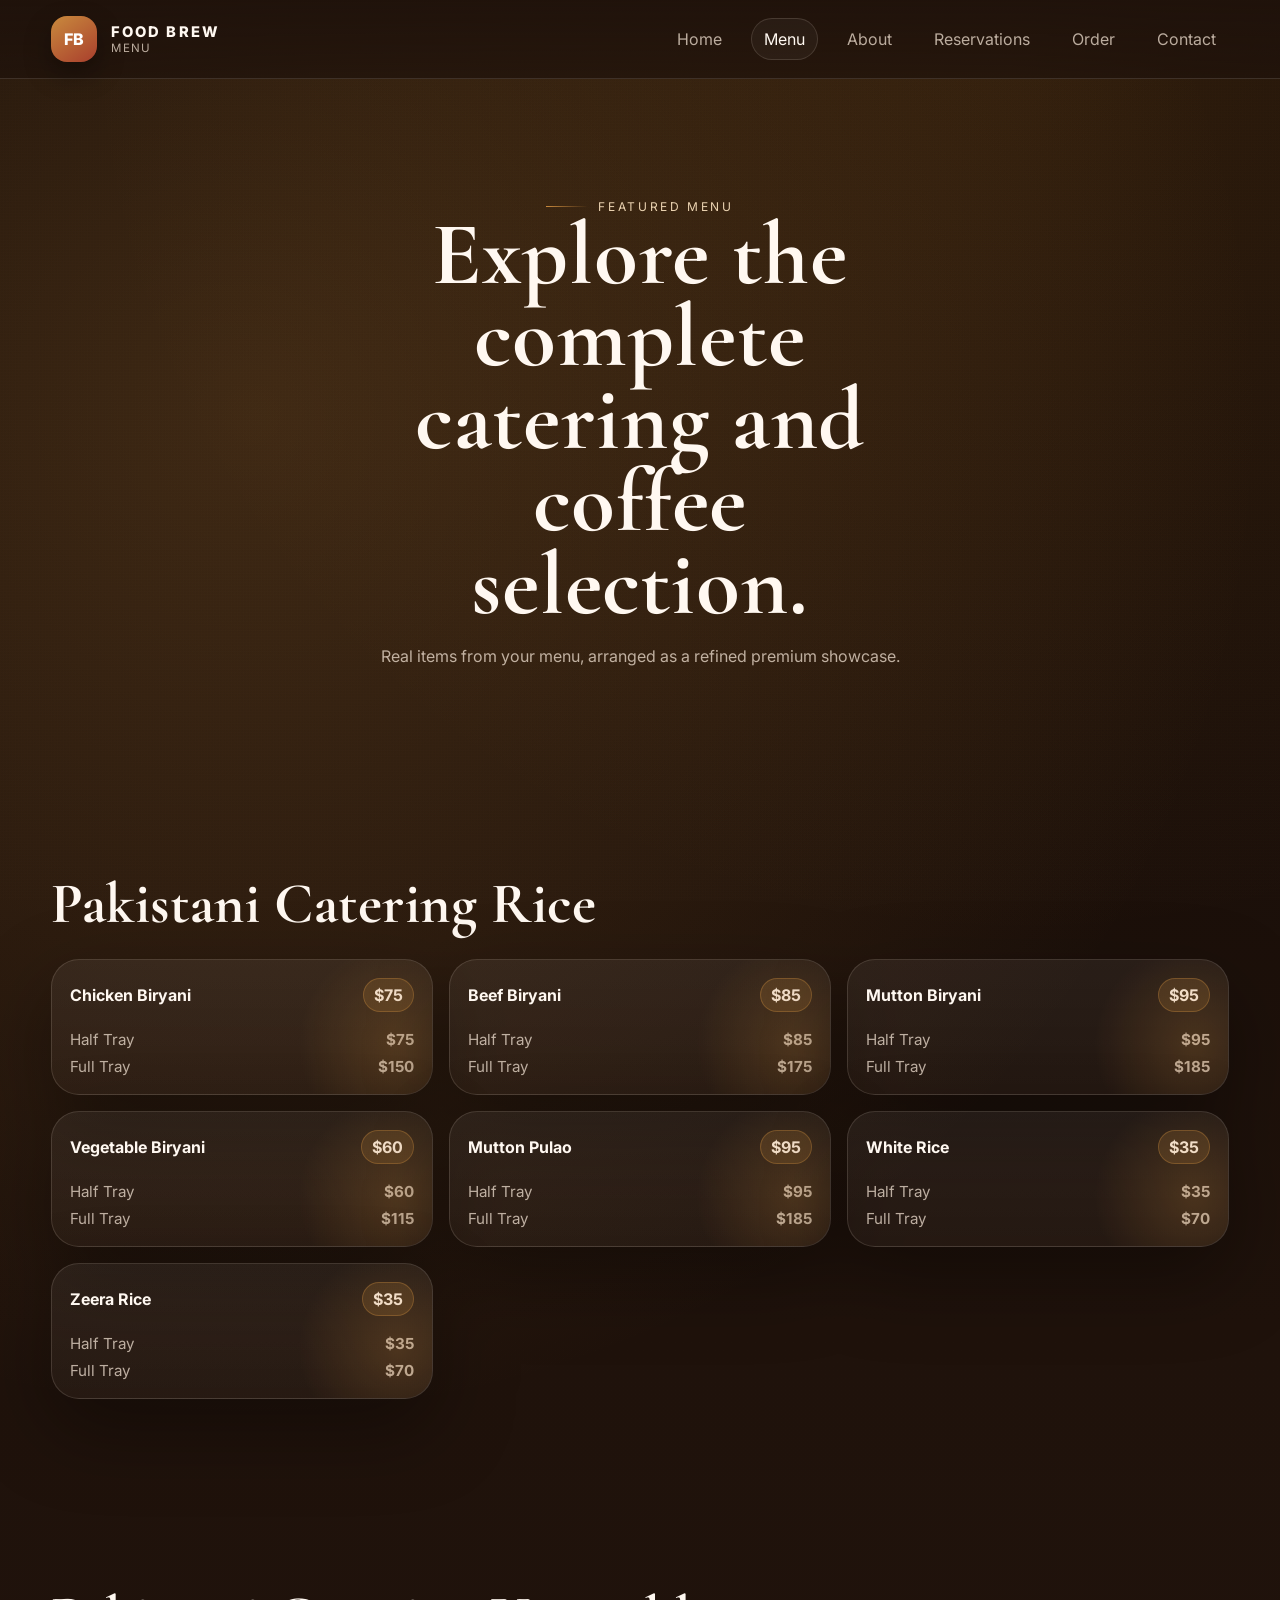
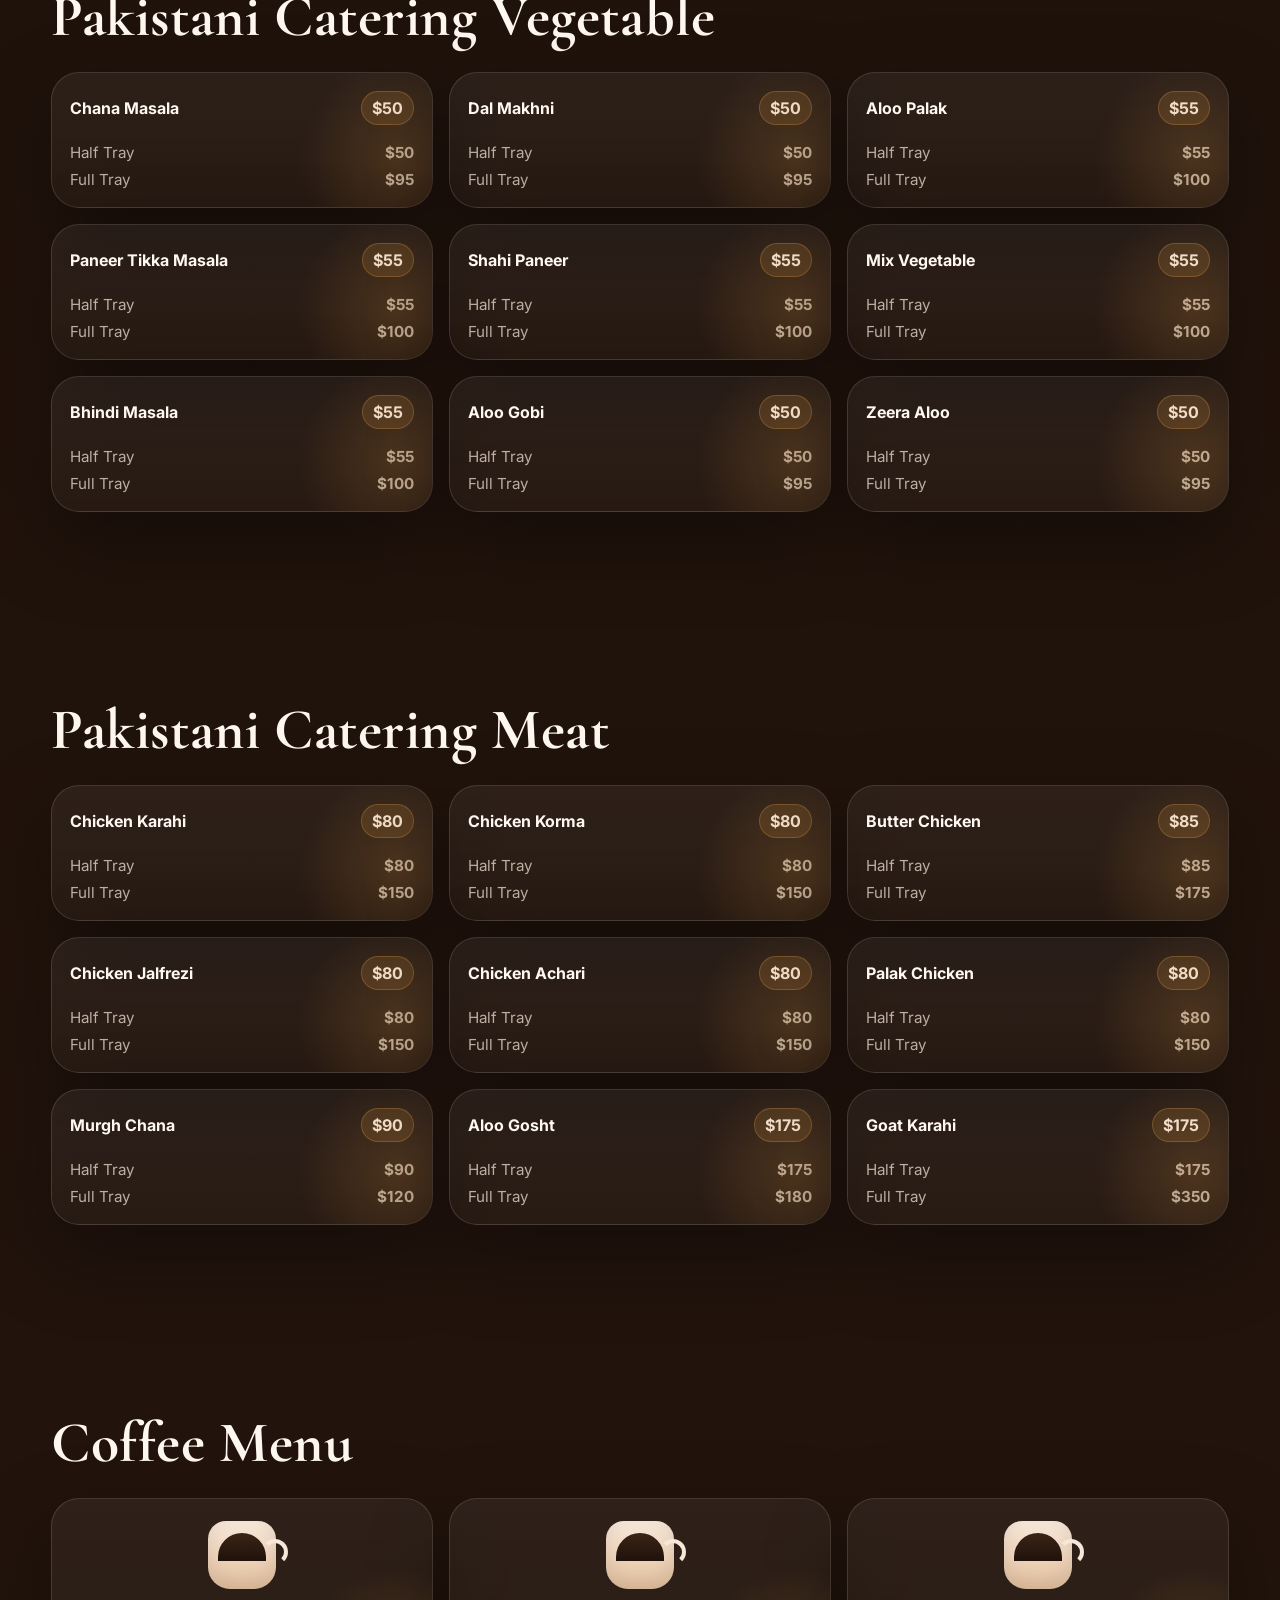
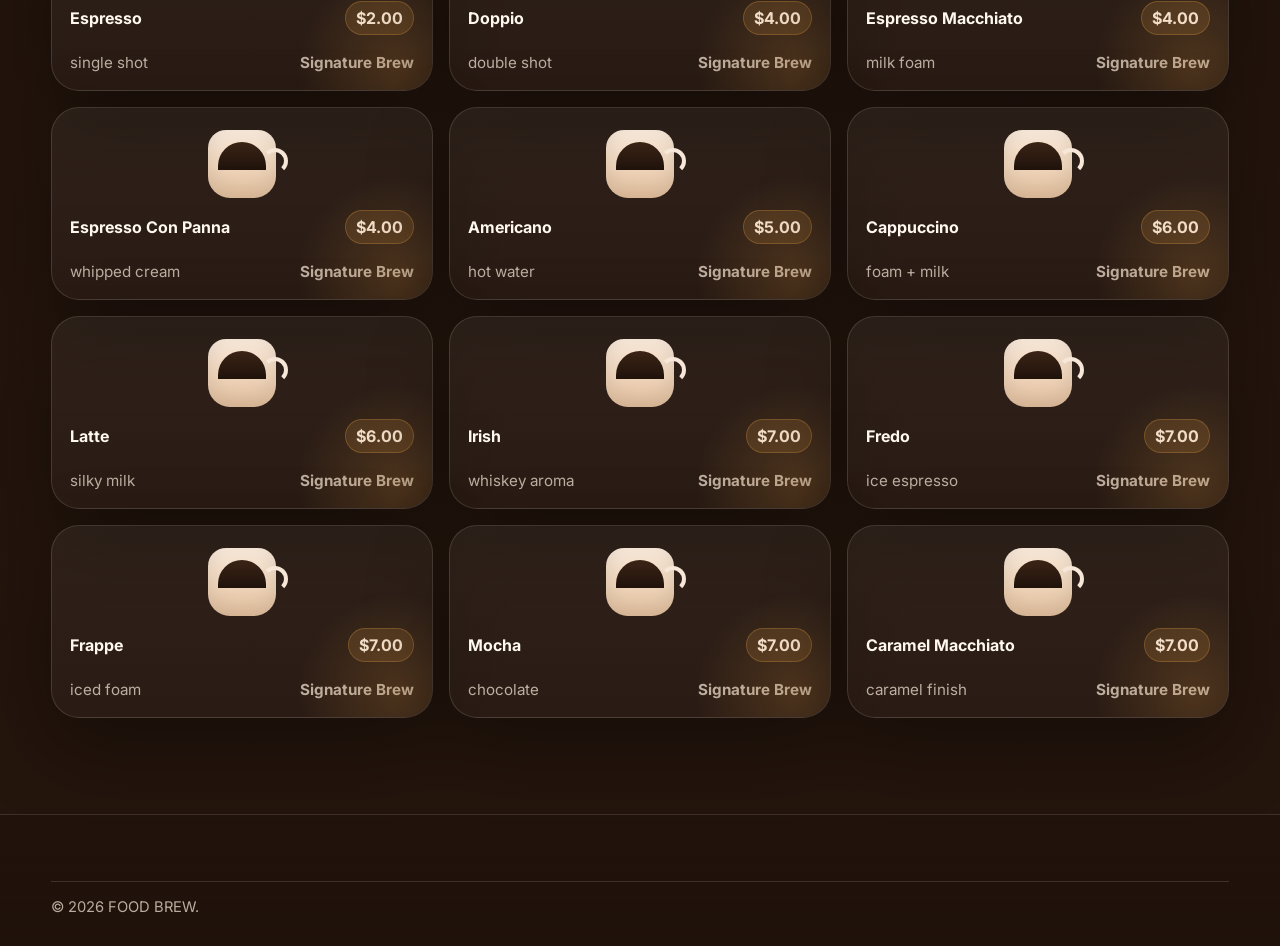
<file: menu.html>
<!doctype html>
<html lang="en">
<head>
  <meta charset="UTF-8" />
  <meta name="viewport" content="width=device-width, initial-scale=1.0" />
  <meta name="theme-color" content="#1f120b" />
  <title>Menu | FOOD BREW</title>
  <link rel="preconnect" href="https://fonts.googleapis.com">
  <link rel="preconnect" href="https://fonts.gstatic.com" crossorigin>
  <link href="https://fonts.googleapis.com/css2?family=Inter:wght@400;500;600;700;800&family=Cormorant+Garamond:wght@500;600;700&display=swap" rel="stylesheet">
  <link rel="stylesheet" href="css/style.css" />
</head>
<body>
  <a class="skip-link" href="#main">Skip to content</a>
  <div class="noise"></div>
  <header class="site-header">
    <div class="brand">
      <span class="brand-mark">FB</span>
      <div>
        <div class="brand-name">FOOD BREW</div>
        <div class="brand-sub">Menu</div>
      </div>
    </div>
    <button class="nav-toggle" aria-expanded="false" aria-controls="nav-panel">Menu</button>
    <nav class="nav" id="nav-panel"><a href="index.html" class="nav-link">Home</a>
      <a href="menu.html" class="nav-link">Menu</a>
      <a href="about.html" class="nav-link">About</a>
      <a href="reservations.html" class="nav-link">Reservations</a>
      <a href="order.html" class="nav-link">Order</a>
      <a href="contact.html" class="nav-link">Contact</a></nav>
  </header>
  <main id="main">
    <section class="page-hero section">
      <span class="kicker">Featured Menu</span>
      <h1>Explore the complete catering and coffee selection.</h1>
      <p>Real items from your menu, arranged as a refined premium showcase.</p>
    </section>
    <section class="section">
      <div class="section-head"><h2>Pakistani Catering Rice</h2></div>
      <div class="menu-grid">
        <article class="menu-card">
          <div class="menu-card-top"><span>Chicken Biryani</span><span class="menu-card-badge">$75</span></div>
          <div class="menu-card-bottom"><span>Half Tray</span><strong>$75</strong></div>
          <div class="menu-card-bottom"><span>Full Tray</span><strong>$150</strong></div>
        </article>
        

        <article class="menu-card">
          <div class="menu-card-top"><span>Beef Biryani</span><span class="menu-card-badge">$85</span></div>
          <div class="menu-card-bottom"><span>Half Tray</span><strong>$85</strong></div>
          <div class="menu-card-bottom"><span>Full Tray</span><strong>$175</strong></div>
        </article>
        

        <article class="menu-card">
          <div class="menu-card-top"><span>Mutton Biryani</span><span class="menu-card-badge">$95</span></div>
          <div class="menu-card-bottom"><span>Half Tray</span><strong>$95</strong></div>
          <div class="menu-card-bottom"><span>Full Tray</span><strong>$185</strong></div>
        </article>
        

        <article class="menu-card">
          <div class="menu-card-top"><span>Vegetable Biryani</span><span class="menu-card-badge">$60</span></div>
          <div class="menu-card-bottom"><span>Half Tray</span><strong>$60</strong></div>
          <div class="menu-card-bottom"><span>Full Tray</span><strong>$115</strong></div>
        </article>
        

        <article class="menu-card">
          <div class="menu-card-top"><span>Mutton Pulao</span><span class="menu-card-badge">$95</span></div>
          <div class="menu-card-bottom"><span>Half Tray</span><strong>$95</strong></div>
          <div class="menu-card-bottom"><span>Full Tray</span><strong>$185</strong></div>
        </article>
        

        <article class="menu-card">
          <div class="menu-card-top"><span>White Rice</span><span class="menu-card-badge">$35</span></div>
          <div class="menu-card-bottom"><span>Half Tray</span><strong>$35</strong></div>
          <div class="menu-card-bottom"><span>Full Tray</span><strong>$70</strong></div>
        </article>
        

        <article class="menu-card">
          <div class="menu-card-top"><span>Zeera Rice</span><span class="menu-card-badge">$35</span></div>
          <div class="menu-card-bottom"><span>Half Tray</span><strong>$35</strong></div>
          <div class="menu-card-bottom"><span>Full Tray</span><strong>$70</strong></div>
        </article>
        </div>
    </section>
    <section class="section">
      <div class="section-head"><h2>Pakistani Catering Vegetable</h2></div>
      <div class="menu-grid">
        <article class="menu-card">
          <div class="menu-card-top"><span>Chana Masala</span><span class="menu-card-badge">$50</span></div>
          <div class="menu-card-bottom"><span>Half Tray</span><strong>$50</strong></div>
          <div class="menu-card-bottom"><span>Full Tray</span><strong>$95</strong></div>
        </article>
        

        <article class="menu-card">
          <div class="menu-card-top"><span>Dal Makhni</span><span class="menu-card-badge">$50</span></div>
          <div class="menu-card-bottom"><span>Half Tray</span><strong>$50</strong></div>
          <div class="menu-card-bottom"><span>Full Tray</span><strong>$95</strong></div>
        </article>
        

        <article class="menu-card">
          <div class="menu-card-top"><span>Aloo Palak</span><span class="menu-card-badge">$55</span></div>
          <div class="menu-card-bottom"><span>Half Tray</span><strong>$55</strong></div>
          <div class="menu-card-bottom"><span>Full Tray</span><strong>$100</strong></div>
        </article>
        

        <article class="menu-card">
          <div class="menu-card-top"><span>Paneer Tikka Masala</span><span class="menu-card-badge">$55</span></div>
          <div class="menu-card-bottom"><span>Half Tray</span><strong>$55</strong></div>
          <div class="menu-card-bottom"><span>Full Tray</span><strong>$100</strong></div>
        </article>
        

        <article class="menu-card">
          <div class="menu-card-top"><span>Shahi Paneer</span><span class="menu-card-badge">$55</span></div>
          <div class="menu-card-bottom"><span>Half Tray</span><strong>$55</strong></div>
          <div class="menu-card-bottom"><span>Full Tray</span><strong>$100</strong></div>
        </article>
        

        <article class="menu-card">
          <div class="menu-card-top"><span>Mix Vegetable</span><span class="menu-card-badge">$55</span></div>
          <div class="menu-card-bottom"><span>Half Tray</span><strong>$55</strong></div>
          <div class="menu-card-bottom"><span>Full Tray</span><strong>$100</strong></div>
        </article>
        

        <article class="menu-card">
          <div class="menu-card-top"><span>Bhindi Masala</span><span class="menu-card-badge">$55</span></div>
          <div class="menu-card-bottom"><span>Half Tray</span><strong>$55</strong></div>
          <div class="menu-card-bottom"><span>Full Tray</span><strong>$100</strong></div>
        </article>
        

        <article class="menu-card">
          <div class="menu-card-top"><span>Aloo Gobi</span><span class="menu-card-badge">$50</span></div>
          <div class="menu-card-bottom"><span>Half Tray</span><strong>$50</strong></div>
          <div class="menu-card-bottom"><span>Full Tray</span><strong>$95</strong></div>
        </article>
        

        <article class="menu-card">
          <div class="menu-card-top"><span>Zeera Aloo</span><span class="menu-card-badge">$50</span></div>
          <div class="menu-card-bottom"><span>Half Tray</span><strong>$50</strong></div>
          <div class="menu-card-bottom"><span>Full Tray</span><strong>$95</strong></div>
        </article>
        </div>
    </section>
    <section class="section">
      <div class="section-head"><h2>Pakistani Catering Meat</h2></div>
      <div class="menu-grid">
        <article class="menu-card">
          <div class="menu-card-top"><span>Chicken Karahi</span><span class="menu-card-badge">$80</span></div>
          <div class="menu-card-bottom"><span>Half Tray</span><strong>$80</strong></div>
          <div class="menu-card-bottom"><span>Full Tray</span><strong>$150</strong></div>
        </article>
        

        <article class="menu-card">
          <div class="menu-card-top"><span>Chicken Korma</span><span class="menu-card-badge">$80</span></div>
          <div class="menu-card-bottom"><span>Half Tray</span><strong>$80</strong></div>
          <div class="menu-card-bottom"><span>Full Tray</span><strong>$150</strong></div>
        </article>
        

        <article class="menu-card">
          <div class="menu-card-top"><span>Butter Chicken</span><span class="menu-card-badge">$85</span></div>
          <div class="menu-card-bottom"><span>Half Tray</span><strong>$85</strong></div>
          <div class="menu-card-bottom"><span>Full Tray</span><strong>$175</strong></div>
        </article>
        

        <article class="menu-card">
          <div class="menu-card-top"><span>Chicken Jalfrezi</span><span class="menu-card-badge">$80</span></div>
          <div class="menu-card-bottom"><span>Half Tray</span><strong>$80</strong></div>
          <div class="menu-card-bottom"><span>Full Tray</span><strong>$150</strong></div>
        </article>
        

        <article class="menu-card">
          <div class="menu-card-top"><span>Chicken Achari</span><span class="menu-card-badge">$80</span></div>
          <div class="menu-card-bottom"><span>Half Tray</span><strong>$80</strong></div>
          <div class="menu-card-bottom"><span>Full Tray</span><strong>$150</strong></div>
        </article>
        

        <article class="menu-card">
          <div class="menu-card-top"><span>Palak Chicken</span><span class="menu-card-badge">$80</span></div>
          <div class="menu-card-bottom"><span>Half Tray</span><strong>$80</strong></div>
          <div class="menu-card-bottom"><span>Full Tray</span><strong>$150</strong></div>
        </article>
        

        <article class="menu-card">
          <div class="menu-card-top"><span>Murgh Chana</span><span class="menu-card-badge">$90</span></div>
          <div class="menu-card-bottom"><span>Half Tray</span><strong>$90</strong></div>
          <div class="menu-card-bottom"><span>Full Tray</span><strong>$120</strong></div>
        </article>
        

        <article class="menu-card">
          <div class="menu-card-top"><span>Aloo Gosht</span><span class="menu-card-badge">$175</span></div>
          <div class="menu-card-bottom"><span>Half Tray</span><strong>$175</strong></div>
          <div class="menu-card-bottom"><span>Full Tray</span><strong>$180</strong></div>
        </article>
        

        <article class="menu-card">
          <div class="menu-card-top"><span>Goat Karahi</span><span class="menu-card-badge">$175</span></div>
          <div class="menu-card-bottom"><span>Half Tray</span><strong>$175</strong></div>
          <div class="menu-card-bottom"><span>Full Tray</span><strong>$350</strong></div>
        </article>
        </div>
    </section>
    <section class="section">
      <div class="section-head"><h2>Coffee Menu</h2></div>
      <div class="menu-grid coffee-grid">
        
          <article class="menu-card coffee-card">
            <div class="coffee-art"><span class="cup-shape"></span></div>
            <div class="menu-card-top"><span>Espresso</span><span class="menu-card-badge">$2.00</span></div>
            <div class="menu-card-bottom"><span>single shot</span><strong>Signature Brew</strong></div>
          </article>
        
          <article class="menu-card coffee-card">
            <div class="coffee-art"><span class="cup-shape"></span></div>
            <div class="menu-card-top"><span>Doppio</span><span class="menu-card-badge">$4.00</span></div>
            <div class="menu-card-bottom"><span>double shot</span><strong>Signature Brew</strong></div>
          </article>
        
          <article class="menu-card coffee-card">
            <div class="coffee-art"><span class="cup-shape"></span></div>
            <div class="menu-card-top"><span>Espresso Macchiato</span><span class="menu-card-badge">$4.00</span></div>
            <div class="menu-card-bottom"><span>milk foam</span><strong>Signature Brew</strong></div>
          </article>
        
          <article class="menu-card coffee-card">
            <div class="coffee-art"><span class="cup-shape"></span></div>
            <div class="menu-card-top"><span>Espresso Con Panna</span><span class="menu-card-badge">$4.00</span></div>
            <div class="menu-card-bottom"><span>whipped cream</span><strong>Signature Brew</strong></div>
          </article>
        
          <article class="menu-card coffee-card">
            <div class="coffee-art"><span class="cup-shape"></span></div>
            <div class="menu-card-top"><span>Americano</span><span class="menu-card-badge">$5.00</span></div>
            <div class="menu-card-bottom"><span>hot water</span><strong>Signature Brew</strong></div>
          </article>
        
          <article class="menu-card coffee-card">
            <div class="coffee-art"><span class="cup-shape"></span></div>
            <div class="menu-card-top"><span>Cappuccino</span><span class="menu-card-badge">$6.00</span></div>
            <div class="menu-card-bottom"><span>foam + milk</span><strong>Signature Brew</strong></div>
          </article>
        
          <article class="menu-card coffee-card">
            <div class="coffee-art"><span class="cup-shape"></span></div>
            <div class="menu-card-top"><span>Latte</span><span class="menu-card-badge">$6.00</span></div>
            <div class="menu-card-bottom"><span>silky milk</span><strong>Signature Brew</strong></div>
          </article>
        
          <article class="menu-card coffee-card">
            <div class="coffee-art"><span class="cup-shape"></span></div>
            <div class="menu-card-top"><span>Irish</span><span class="menu-card-badge">$7.00</span></div>
            <div class="menu-card-bottom"><span>whiskey aroma</span><strong>Signature Brew</strong></div>
          </article>
        
          <article class="menu-card coffee-card">
            <div class="coffee-art"><span class="cup-shape"></span></div>
            <div class="menu-card-top"><span>Fredo</span><span class="menu-card-badge">$7.00</span></div>
            <div class="menu-card-bottom"><span>ice espresso</span><strong>Signature Brew</strong></div>
          </article>
        
          <article class="menu-card coffee-card">
            <div class="coffee-art"><span class="cup-shape"></span></div>
            <div class="menu-card-top"><span>Frappe</span><span class="menu-card-badge">$7.00</span></div>
            <div class="menu-card-bottom"><span>iced foam</span><strong>Signature Brew</strong></div>
          </article>
        
          <article class="menu-card coffee-card">
            <div class="coffee-art"><span class="cup-shape"></span></div>
            <div class="menu-card-top"><span>Mocha</span><span class="menu-card-badge">$7.00</span></div>
            <div class="menu-card-bottom"><span>chocolate</span><strong>Signature Brew</strong></div>
          </article>
        
          <article class="menu-card coffee-card">
            <div class="coffee-art"><span class="cup-shape"></span></div>
            <div class="menu-card-top"><span>Caramel Macchiato</span><span class="menu-card-badge">$7.00</span></div>
            <div class="menu-card-bottom"><span>caramel finish</span><strong>Signature Brew</strong></div>
          </article>
        
      </div>
    </section>
  </main>
  <footer class="footer"><div class="footer-bottom">© 2026 FOOD BREW.</div></footer>
  <script src="js/script.js" defer></script>
</body>
</html>
</file>
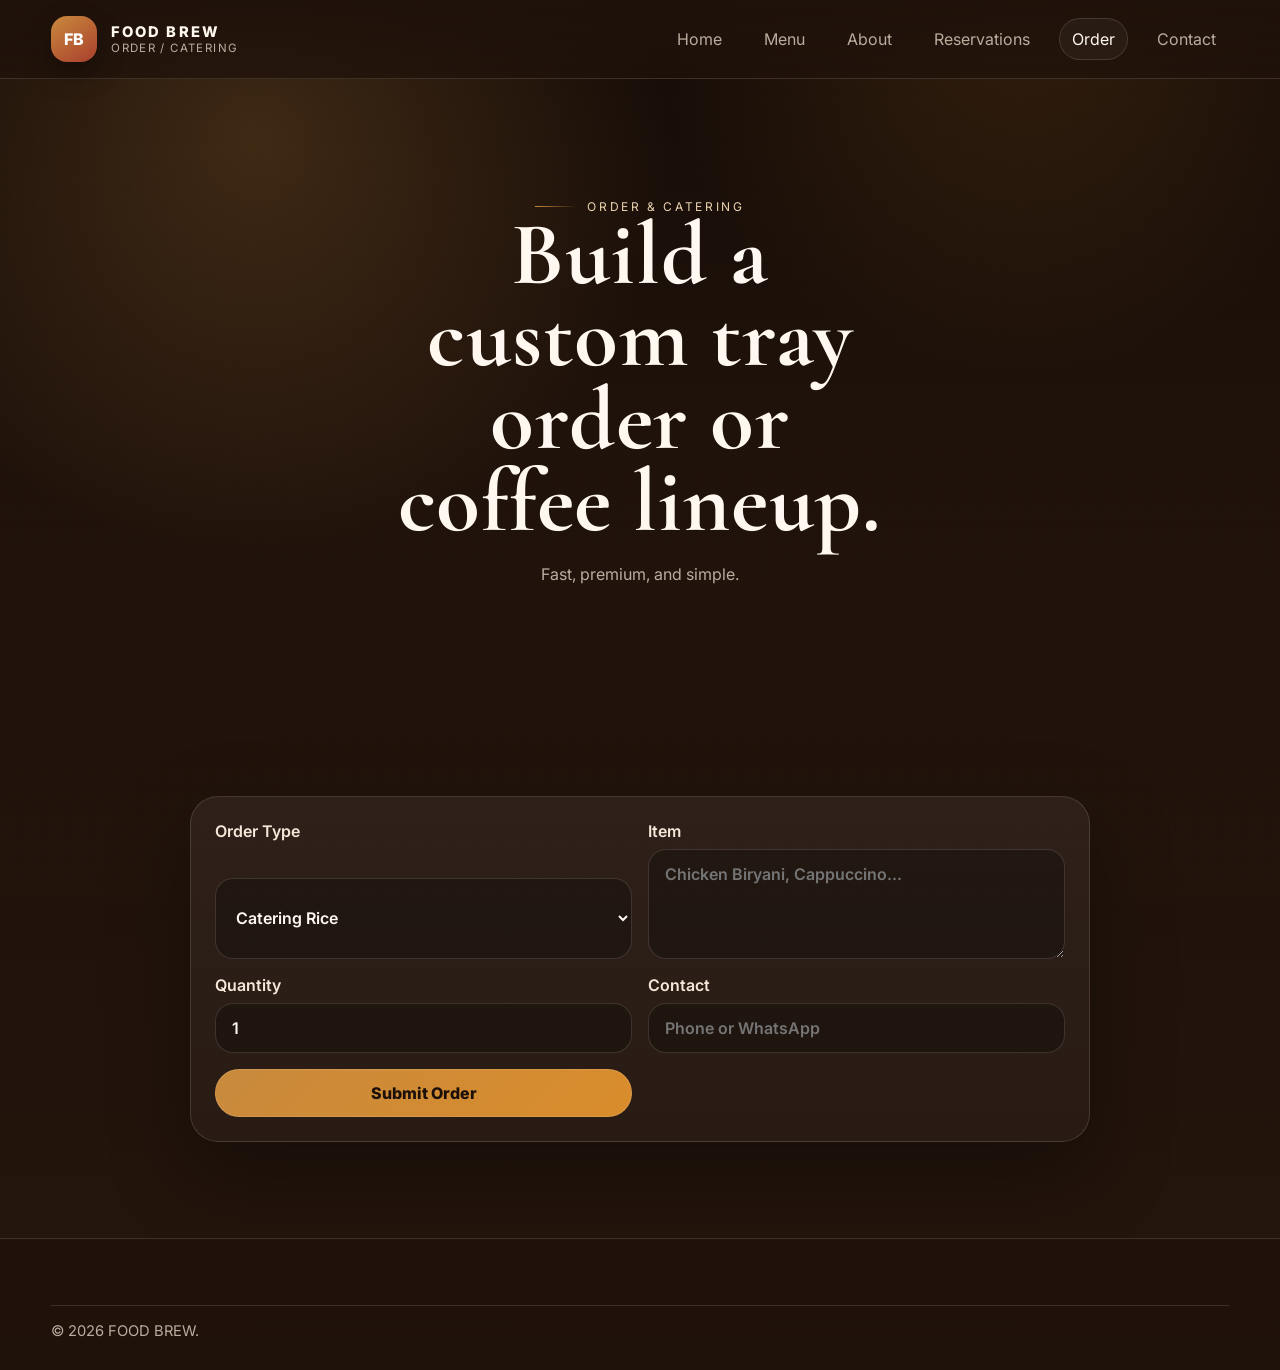
<file: order.html>
<!doctype html>
<html lang="en">
<head><meta charset="UTF-8" /><meta name="viewport" content="width=device-width, initial-scale=1.0" /><title>Order | FOOD BREW</title><link rel="preconnect" href="https://fonts.googleapis.com"><link rel="preconnect" href="https://fonts.gstatic.com" crossorigin><link href="https://fonts.googleapis.com/css2?family=Inter:wght@400;500;600;700;800&family=Cormorant+Garamond:wght@500;600;700&display=swap" rel="stylesheet"><link rel="stylesheet" href="css/style.css" /></head>
<body><a class="skip-link" href="#main">Skip to content</a><div class="noise"></div><header class="site-header"><div class="brand"><span class="brand-mark">FB</span><div><div class="brand-name">FOOD BREW</div><div class="brand-sub">Order / Catering</div></div></div><button class="nav-toggle" aria-expanded="false" aria-controls="nav-panel">Menu</button><nav class="nav" id="nav-panel"><a href="index.html" class="nav-link">Home</a>
      <a href="menu.html" class="nav-link">Menu</a>
      <a href="about.html" class="nav-link">About</a>
      <a href="reservations.html" class="nav-link">Reservations</a>
      <a href="order.html" class="nav-link">Order</a>
      <a href="contact.html" class="nav-link">Contact</a></nav></header>
<main id="main">
<section class="page-hero section"><span class="kicker">Order & Catering</span><h1>Build a custom tray order or coffee lineup.</h1><p>Fast, premium, and simple.</p></section>
<section class="section form-shell"><form class="contact-form"><label>Order Type<select><option>Catering Rice</option><option>Catering Vegetable</option><option>Catering Meat</option><option>Coffee</option></select></label><label>Item<textarea rows="4" placeholder="Chicken Biryani, Cappuccino..."></textarea></label><label>Quantity<input type="number" min="1" value="1"></label><label>Contact<input type="text" placeholder="Phone or WhatsApp"></label><button class="btn primary" type="submit">Submit Order</button></form></section>
</main><footer class="footer"><div class="footer-bottom">© 2026 FOOD BREW.</div></footer><script src="js/script.js" defer></script></body></html>
</file>
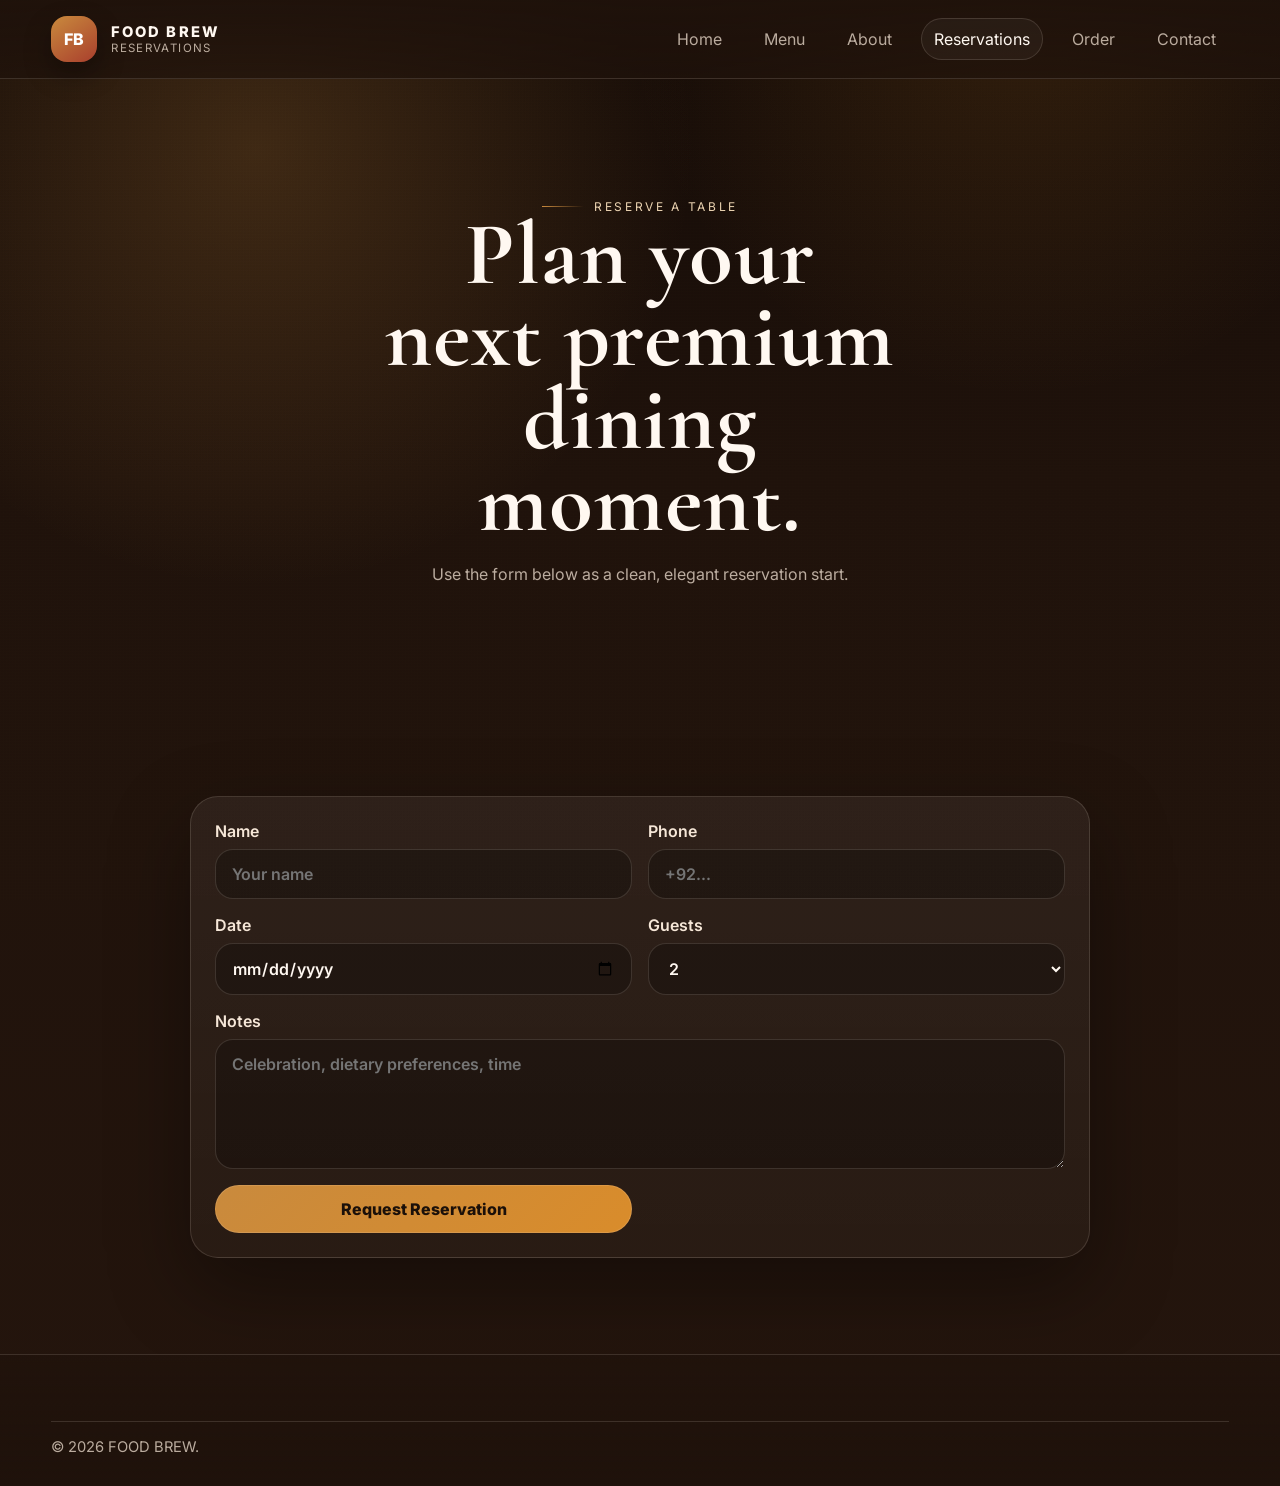
<file: reservations.html>
<!doctype html>
<html lang="en">
<head><meta charset="UTF-8" /><meta name="viewport" content="width=device-width, initial-scale=1.0" /><title>Reservations | FOOD BREW</title><link rel="preconnect" href="https://fonts.googleapis.com"><link rel="preconnect" href="https://fonts.gstatic.com" crossorigin><link href="https://fonts.googleapis.com/css2?family=Inter:wght@400;500;600;700;800&family=Cormorant+Garamond:wght@500;600;700&display=swap" rel="stylesheet"><link rel="stylesheet" href="css/style.css" /></head>
<body><a class="skip-link" href="#main">Skip to content</a><div class="noise"></div><header class="site-header"><div class="brand"><span class="brand-mark">FB</span><div><div class="brand-name">FOOD BREW</div><div class="brand-sub">Reservations</div></div></div><button class="nav-toggle" aria-expanded="false" aria-controls="nav-panel">Menu</button><nav class="nav" id="nav-panel"><a href="index.html" class="nav-link">Home</a>
      <a href="menu.html" class="nav-link">Menu</a>
      <a href="about.html" class="nav-link">About</a>
      <a href="reservations.html" class="nav-link">Reservations</a>
      <a href="order.html" class="nav-link">Order</a>
      <a href="contact.html" class="nav-link">Contact</a></nav></header>
<main id="main">
<section class="page-hero section"><span class="kicker">Reserve a Table</span><h1>Plan your next premium dining moment.</h1><p>Use the form below as a clean, elegant reservation start.</p></section>
<section class="section form-shell"><form class="contact-form"><label>Name<input type="text" placeholder="Your name"></label><label>Phone<input type="tel" placeholder="+92..."></label><label>Date<input type="date"></label><label>Guests<select><option>2</option><option>4</option><option>6</option><option>8+</option></select></label><label class="full">Notes<textarea rows="5" placeholder="Celebration, dietary preferences, time"></textarea></label><button class="btn primary" type="submit">Request Reservation</button></form></section>
</main><footer class="footer"><div class="footer-bottom">© 2026 FOOD BREW.</div></footer><script src="js/script.js" defer></script></body></html>
</file>
<file: css/style.css>
:root{
  --bg:#1f120b;
  --bg2:#3b2416;
  --surface:#2a1911;
  --surface2:#3a2619;
  --cream:#f6e7d8;
  --beige:#ebd3b1;
  --gold:#c98a3d;
  --orange:#d98c2b;
  --red:#a93f2d;
  --green:#8faf6a;
  --text:#fff8f1;
  --muted:rgba(246,231,216,.72);
  --line:rgba(246,231,216,.14);
  --shadow:0 30px 80px rgba(0,0,0,.35);
  --radius:28px;
}

*{box-sizing:border-box}
html{scroll-behavior:smooth}
body{
  margin:0;
  font-family:"Inter",system-ui,sans-serif;
  background:
    radial-gradient(circle at 20% 10%, rgba(201,138,61,.22), transparent 26%),
    radial-gradient(circle at 80% 0%, rgba(217,140,43,.14), transparent 22%),
    linear-gradient(180deg, #140b07 0%, #1f120b 32%, #24150d 100%);
  color:var(--text);
  overflow-x:hidden;
}
body.home{background:
    radial-gradient(circle at 50% 10%, rgba(201,138,61,.24), transparent 24%),
    radial-gradient(circle at 10% 20%, rgba(143,175,106,.08), transparent 20%),
    linear-gradient(180deg, #120a06 0%, #1f120b 36%, #29170f 100%);
}
a{color:inherit;text-decoration:none}
img{max-width:100%;display:block}
button,input,textarea,select{font:inherit}

.skip-link{
  position:absolute;left:16px;top:16px;transform:translateY(-200%);
  background:var(--cream);color:#111;padding:10px 14px;border-radius:999px;z-index:1000;
}
.skip-link:focus{transform:none}

.noise{
  pointer-events:none;position:fixed;inset:0;opacity:.09;mix-blend-mode:soft-light;
  background-image:linear-gradient(rgba(255,255,255,.18) 1px, transparent 1px),
    linear-gradient(90deg, rgba(255,255,255,.14) 1px, transparent 1px);
  background-size:3px 3px;z-index:0;
}

.site-header{
  position:sticky;top:0;z-index:40;
  display:flex;align-items:center;justify-content:space-between;gap:16px;
  padding:16px 4vw;background:linear-gradient(180deg, rgba(31,18,11,.95), rgba(31,18,11,.72));
  backdrop-filter: blur(18px);border-bottom:1px solid var(--line);
}
.brand{display:flex;align-items:center;gap:14px}
.brand-mark{
  width:46px;height:46px;border-radius:16px;display:grid;place-items:center;
  background:linear-gradient(145deg, var(--gold), var(--red)); color:#fff; font-weight:800;
  box-shadow:0 12px 28px rgba(0,0,0,.32);
}
.brand-name{font-weight:800;letter-spacing:.14em;font-size:.92rem}
.brand-sub{font-size:.72rem;color:var(--muted);letter-spacing:.12em;text-transform:uppercase}
.nav{display:flex;align-items:center;gap:16px;flex-wrap:wrap}
.nav-link{
  color:var(--muted);padding:10px 12px;border-radius:999px;border:1px solid transparent;
  transition:.25s ease;
}
.nav-link:hover,.nav-link.active{color:var(--text);border-color:var(--line);background:rgba(255,255,255,.04)}
.nav-toggle{
  display:none;border:1px solid var(--line);background:rgba(255,255,255,.04);color:var(--text);
  border-radius:999px;padding:10px 14px
}

.section{position:relative;z-index:1;padding:96px 4vw}
.page-hero{
  min-height:55vh;display:grid;place-items:center;text-align:center;padding-top:120px;
}
.page-hero h1,.hero-copy h1,.section-head h2,.story-copy h2,.cta-panel h2{
  font-family:"Cormorant Garamond",serif;
  letter-spacing:.01em;
  line-height:.92;
  margin:0;
}
.page-hero h1{font-size:clamp(3rem,7vw,6rem);max-width:12ch}
.page-hero p,.hero-copy p,.story-copy p,.feature p,.testimonial p,.pair-card p{color:var(--muted);line-height:1.75}
.kicker,.eyebrow{
  display:inline-flex;align-items:center;gap:10px;
  font-size:.75rem;letter-spacing:.22em;text-transform:uppercase;color:var(--beige);
}
.kicker::before,.eyebrow::before{
  content:"";width:42px;height:1px;background:linear-gradient(90deg, var(--gold), transparent)
}
.section-head{display:grid;gap:14px;max-width:920px;margin-bottom:28px}
.section-head h2{font-size:clamp(2rem,4.5vw,4rem)}

.hero{min-height:110vh;padding-top:48px;overflow:hidden}
.hero-bg{
  position:absolute;inset:0;background:
  radial-gradient(circle at 20% 30%, rgba(201,138,61,.18), transparent 18%),
  radial-gradient(circle at 75% 28%, rgba(217,140,43,.12), transparent 20%),
  radial-gradient(circle at 50% 65%, rgba(255,255,255,.05), transparent 25%);
  filter:blur(10px);
}
.hero-grid{
  display:grid;grid-template-columns:1fr 1.2fr 1fr;align-items:center;gap:24px;
  min-height:82vh;
}
.hero-copy{
  position:relative;z-index:2;text-align:center;padding:2rem 1rem;
  background:linear-gradient(180deg, rgba(31,18,11,.16), rgba(31,18,11,.03));
  border:1px solid var(--line);border-radius:36px;backdrop-filter: blur(10px);
  box-shadow:var(--shadow);
}
.hero-copy h1{font-size:clamp(3.25rem,7vw,6.8rem);max-width:10ch;margin:14px auto}
.hero-copy p{max-width:60ch;margin:0 auto 24px}
.cta-row{display:flex;justify-content:center;gap:14px;flex-wrap:wrap;margin-top:22px}
.btn{
  display:inline-flex;align-items:center;justify-content:center;min-height:48px;padding:0 22px;
  border-radius:999px;border:1px solid var(--line);transition:.25s ease;position:relative;overflow:hidden;
}
.btn.primary{
  background:linear-gradient(135deg, var(--gold), var(--orange)); color:#1b1009; font-weight:800;
}
.btn.ghost{background:rgba(255,255,255,.03);color:var(--text)}
.btn:hover{transform:translateY(-2px);box-shadow:0 18px 40px rgba(0,0,0,.25)}

.hero-notes{
  display:flex;justify-content:center;gap:12px;flex-wrap:wrap;margin-top:18px;position:relative;z-index:2
}
.hero-notes span{
  padding:8px 14px;border-radius:999px;background:rgba(255,255,255,.05);border:1px solid var(--line);color:var(--muted)
}

.orbit-side{position:relative;display:grid;place-items:center;min-height:540px}
.orbit-label{
  position:absolute;top:-10px;left:50%;transform:translateX(-50%);
  font-size:.82rem;letter-spacing:.2em;text-transform:uppercase;color:var(--beige)
}
.orbit-stage{
  position:relative;width:min(100%, 560px);aspect-ratio:1/1;border-radius:50%;
  display:grid;place-items:center;
}
.orbit-stage::before{
  content:"";position:absolute;inset:13%;border-radius:50%;
  border:1px dashed rgba(246,231,216,.16);
}
.orbit-item{
  position:absolute;left:50%;top:50%;width:120px;height:120px;border-radius:28px;
  transform:translate(-50%,-50%);display:flex;flex-direction:column;align-items:center;justify-content:center;
  background:linear-gradient(180deg, rgba(246,231,216,.12), rgba(255,255,255,.04));
  border:1px solid rgba(246,231,216,.14);box-shadow:0 14px 32px rgba(0,0,0,.25);
  backdrop-filter: blur(10px);
  text-align:center;transition:transform .22s ease, box-shadow .22s ease;
}
.orbit-item::before{
  content:"";width:48px;height:48px;border-radius:50%;
  margin-bottom:10px;background:radial-gradient(circle at 35% 30%, rgba(255,255,255,.9), rgba(201,138,61,.9) 55%, rgba(31,18,11,.7) 100%);
  box-shadow: inset 0 -6px 14px rgba(0,0,0,.18);
}
.orbit-item[data-variant="coffee"]::before{
  background:radial-gradient(circle at 45% 35%, rgba(255,255,255,.92), rgba(246,231,216,.16) 18%, rgba(201,138,61,.95) 55%, rgba(31,18,11,.88) 100%);
}
.orbit-item span{font-size:.95rem;font-weight:700}
.orbit-item small{font-size:.72rem;color:var(--muted);margin-top:2px}
.orbit-item:hover{box-shadow:0 18px 46px rgba(0,0,0,.38);}

.fusion-grid,.feature-grid,.testimonial-grid{display:grid;gap:18px}
.fusion-grid{grid-template-columns:repeat(4,1fr)}
.pair-card,.feature,.testimonial,.story-card,.menu-card,.cta-panel,.contact-form,.contact-info{
  background:linear-gradient(180deg, rgba(255,255,255,.06), rgba(255,255,255,.03));
  border:1px solid var(--line);
  border-radius:var(--radius);
  box-shadow:var(--shadow);
}
.pair-card{padding:20px;min-height:220px}
.pair-plate{
  width:88px;height:88px;border-radius:50%;margin-bottom:16px;position:relative;
  background:radial-gradient(circle at 35% 30%, #fff, #f1d7ba 28%, #c98a3d 60%, #3b2416 100%);
  box-shadow:inset 0 -10px 20px rgba(0,0,0,.18), 0 18px 28px rgba(0,0,0,.18);
}
.pair-plate::after{content:"";position:absolute;inset:18px;border-radius:50%;background:rgba(255,255,255,.12)}
.plate-b{background:radial-gradient(circle at 35% 30%, #fff, #d9a06d 28%, #8c4f24 60%, #1f120b 100%)}
.plate-c{background:radial-gradient(circle at 35% 30%, #fff, #f0d3c2 28%, #c98a3d 60%, #3b2416 100%)}
.plate-d{background:radial-gradient(circle at 35% 30%, #fff, #e9c5a2 28%, #a93f2d 60%, #1f120b 100%)}

.feature{padding:24px}
.feature-grid{grid-template-columns:repeat(3,1fr)}
.testimonial-grid{grid-template-columns:repeat(3,1fr)}
.testimonial{padding:24px}
.testimonial strong{color:var(--cream)}
.fusion h3,.feature h3,.testimonial strong,.pair-card h3,.story-card strong{margin:0 0 8px}
.story-grid{display:grid;grid-template-columns:1.1fr .9fr;gap:22px;align-items:center}
.story-panel{position:relative;min-height:360px;display:grid;place-items:center}
.story-ring{
  position:absolute;inset:10%;border-radius:50%;
  background:radial-gradient(circle, rgba(201,138,61,.16), transparent 60%);
  border:1px solid rgba(246,231,216,.14);
  box-shadow:inset 0 0 80px rgba(201,138,61,.1);
}
.story-card{position:relative;z-index:1;padding:28px 30px;text-align:center}
.story-copy h2{font-size:clamp(2.3rem,5vw,4.2rem);max-width:12ch}
.story-copy p{max-width:60ch}

.tabs{display:flex;gap:10px;flex-wrap:wrap;margin-bottom:20px}
.tab{
  border:1px solid var(--line);border-radius:999px;background:rgba(255,255,255,.03);color:var(--muted);
  padding:12px 16px;cursor:pointer;transition:.2s ease;
}
.tab.active,.tab:hover{color:var(--text);background:rgba(201,138,61,.16);border-color:rgba(201,138,61,.38)}
.menu-panel{display:none}
.menu-panel.active{display:block}
.menu-grid{
  display:grid;grid-template-columns:repeat(3,1fr);gap:16px;
}
.menu-card{padding:18px;position:relative;overflow:hidden}
.menu-card::after{
  content:"";position:absolute;inset:auto -20% -45% auto;width:220px;height:220px;border-radius:50%;
  background:radial-gradient(circle, rgba(201,138,61,.22), transparent 64%);
}
.menu-card-top,.menu-card-bottom{display:flex;justify-content:space-between;gap:12px;align-items:center}
.menu-card-top{font-weight:700;margin-bottom:18px}
.menu-card-badge{
  padding:6px 10px;border-radius:999px;background:rgba(201,138,61,.18);color:var(--cream);border:1px solid rgba(201,138,61,.35);
}
.menu-card-bottom{color:var(--muted);font-size:.95rem;margin-top:8px}
.coffee-card{min-height:180px}
.coffee-art{height:76px;display:grid;place-items:center;margin-bottom:8px}
.cup-shape{
  width:68px;height:68px;border-radius:18px 18px 22px 22px;background:linear-gradient(180deg,#f6e7d8,#e9c5a2);
  position:relative;box-shadow:inset 0 -10px 20px rgba(0,0,0,.1);
}
.cup-shape::before{
  content:"";position:absolute;inset:12px 10px auto; height:28px;border-radius:999px 999px 14px 14px;background:linear-gradient(180deg,#3b2416,#1f120b);
}
.cup-shape::after{
  content:"";position:absolute;right:-12px;top:18px;width:18px;height:18px;border:4px solid #f6e7d8;border-left-color:transparent;border-bottom-color:transparent;border-radius:50%;
}

.carousel-shell{
  padding:24px;border-radius:36px;border:1px solid var(--line);
  background:linear-gradient(180deg, rgba(255,255,255,.05), rgba(255,255,255,.02));
  box-shadow:var(--shadow);overflow:hidden;
}
.carousel-track{
  display:flex;gap:16px;align-items:center;justify-content:center;min-height:140px;
  perspective:1200px;
  transition:transform .7s cubic-bezier(.2,.8,.2,1);
}
.carousel-card{
  width:min(240px, 46vw);height:120px;border-radius:24px;display:grid;place-items:center;
  background:linear-gradient(180deg, rgba(246,231,216,.14), rgba(255,255,255,.03));
  border:1px solid var(--line);transform-style:preserve-3d;
  font-family:"Cormorant Garamond",serif;font-size:2rem;
}
.carousel-card.active{
  transform:translateZ(40px) scale(1.04);
  background:linear-gradient(180deg, rgba(201,138,61,.26), rgba(255,255,255,.04));
}

.cta-panel{padding:34px;text-align:center}

.footer{
  position:relative;z-index:1;padding:42px 4vw 30px;background:linear-gradient(180deg, rgba(31,18,11,.6), rgba(31,18,11,1));border-top:1px solid var(--line)
}
.footer-grid{
  display:grid;grid-template-columns:2fr 1fr 1fr 1fr;gap:18px
}
.footer-logo{font-weight:800;font-size:1.15rem;letter-spacing:.14em;margin-bottom:12px}
.footer p,.footer h3{margin:.35rem 0;color:var(--muted)}
.footer h3{color:var(--cream)}
.footer-bottom{padding-top:16px;margin-top:24px;border-top:1px solid var(--line);color:var(--muted);font-size:.92rem}

.form-shell{display:grid;place-items:center}
.contact-form{
  width:min(900px,100%);padding:24px;display:grid;grid-template-columns:repeat(2,1fr);gap:16px
}
.contact-form label{display:grid;gap:8px;color:var(--cream);font-weight:600}
.contact-form input,.contact-form textarea,.contact-form select{
  border:none;outline:none;border-radius:18px;padding:14px 16px;background:rgba(0,0,0,.24);color:var(--text);
  border:1px solid var(--line);
}
.contact-form .full{grid-column:1/-1}
.contact-info{
  width:min(900px,100%);margin:0 auto 24px;padding:26px;text-align:center
}
.contact-wrap{display:grid;gap:18px;justify-items:center}

.intro{
  position:fixed;inset:0;z-index:100;display:grid;place-items:center;
  background:
    radial-gradient(circle at 50% 40%, rgba(201,138,61,.18), transparent 26%),
    linear-gradient(180deg, #0c0705, #1f120b 70%, #2f1b11);
  overflow:hidden;
}
.intro::after{
  content:"";position:absolute;inset:0;background:radial-gradient(circle, transparent 0 48%, rgba(0,0,0,.45) 100%);
}
.skip-intro{
  position:absolute;top:18px;right:18px;z-index:3;border:none;border-radius:999px;
  background:rgba(255,255,255,.1);color:var(--text);padding:10px 14px;border:1px solid var(--line)
}
.intro-scene{
  position:absolute;inset:0;display:grid;place-items:center;opacity:0;transform:translateY(24px) scale(.98);
  transition:opacity .65s ease, transform .9s cubic-bezier(.2,.8,.2,1);
}
.intro-rice.is-active,.intro-coffee.is-active,.intro-logo.is-active{opacity:1;transform:none}
.plate{
  position:relative;width:min(38vw,360px);height:min(38vw,360px);border-radius:50%;
  background:radial-gradient(circle at 35% 30%, #fff3e6, #f3d8b8 30%, #c98a3d 60%, #5b351e 100%);
  box-shadow:0 40px 120px rgba(0,0,0,.48), inset 0 -18px 30px rgba(0,0,0,.22);
}
.plate::before{
  content:"";position:absolute;inset:12%;border-radius:50%;background:rgba(255,255,255,.08);
}
.rice-mound{
  position:absolute;inset:26%;border-radius:50%;
  background:radial-gradient(circle at 30% 28%, #fff8e8, #f6c66b 42%, #d98c2b 70%, #8c4f24 100%);
  filter:saturate(1.15);
}
.rice-glow{
  position:absolute;inset:-18%;border-radius:50%;
  background:radial-gradient(circle, rgba(201,138,61,.22), transparent 66%);
  filter:blur(12px);
}
.rice-particles{
  position:absolute;inset:0;pointer-events:none;
}
.rice-dot{
  position:absolute;top:-24px;width:6px;height:10px;border-radius:50%;
  background:linear-gradient(180deg,#f9e5b3,#d98c2b);
  opacity:.95;filter:drop-shadow(0 0 8px rgba(201,138,61,.35));
}
.intro-coffee .pour{
  position:absolute;top:18%;left:50%;transform:translateX(-50%);
  width:18px;height:34vh;border-radius:999px;background:linear-gradient(180deg,#3b2416,#1f120b 60%,#8c4f24);
  box-shadow:0 0 24px rgba(201,138,61,.16);
  transform-origin:top center;
}
.cup{
  position:absolute;bottom:17%;left:50%;transform:translateX(-50%);
  width:min(20vw,220px);height:min(18vw,170px);border-radius:0 0 50px 50px;
  background:linear-gradient(180deg,#f6e7d8,#e7c39c);
  box-shadow:0 26px 60px rgba(0,0,0,.36), inset 0 -16px 24px rgba(0,0,0,.14);
}
.cup::before{
  content:"";position:absolute;left:50%;top:-24px;transform:translateX(-50%);
  width:105%;height:58px;border-radius:50%;background:linear-gradient(180deg,#fff7ef,#e6c19a);
  box-shadow:inset 0 -10px 18px rgba(0,0,0,.12);
}
.cup::after{
  content:"";position:absolute;right:-34px;top:42px;width:44px;height:44px;border:10px solid #e7c39c;border-left-color:transparent;border-bottom-color:transparent;border-radius:50%;
}
.cup-label{
  position:absolute;inset:auto 0 28px;display:block;text-align:center;font-weight:800;letter-spacing:.28em;color:#3b2416;font-size:.86rem;
}
.steam{
  position:absolute;bottom:calc(17% + 156px);width:10px;height:92px;border-radius:999px;background:linear-gradient(180deg, rgba(255,248,241,.82), rgba(255,248,241,0));
  filter:blur(1px);opacity:.75;animation:steam 2.8s ease-in-out infinite;
}
.steam-1{left:44%}
.steam-2{left:50%;height:118px;animation-delay:.3s}
.steam-3{left:56%;animation-delay:.6s}
.intro-logo-text{
  font-family:"Cormorant Garamond",serif;font-size:clamp(4rem,10vw,9rem);letter-spacing:.06em;margin:0;
  display:flex;align-items:center;gap:.05em;text-shadow:0 0 24px rgba(201,138,61,.18), 0 16px 36px rgba(0,0,0,.35);
}
.hyphen{display:inline-block;min-width:.65ch;transform-origin:center bottom}
.intro-sub{
  margin-top:12px;font-size:clamp(1rem,2vw,1.2rem);letter-spacing:.24em;text-transform:uppercase;color:var(--beige)
}
.intro.is-done{opacity:0;pointer-events:none;transition:opacity .6s ease}
.intro .freeze{animation:none !important;transition:none !important}

.reveal{opacity:0;transform:translateY(32px);transition:opacity .75s ease, transform .75s ease}
.reveal.in-view{opacity:1;transform:none}

@keyframes steam{
  0%,100%{transform:translateY(0) scaleX(1)}
  50%{transform:translateY(-14px) scaleX(1.08)}
}


@keyframes drop{
  0%{transform:translateY(0) scale(1);opacity:0}
  10%{opacity:1}
  100%{transform:translateY(560px) scale(.72);opacity:0}
}

@media (max-width: 1100px){
  .hero-grid{grid-template-columns:1fr;gap:32px}
  .orbit-side{min-height:360px}
  .fusion-grid,.feature-grid,.testimonial-grid,.menu-grid,.footer-grid,.story-grid{grid-template-columns:1fr 1fr}
}
@media (max-width: 780px){
  .site-header{flex-wrap:wrap}
  .nav-toggle{display:inline-flex}
  .nav{
    display:none;width:100%;padding-top:6px;flex-direction:column;align-items:flex-start
  }
  .nav.is-open{display:flex}
  .section{padding:72px 4vw}
  .hero-copy h1,.page-hero h1{font-size:clamp(2.7rem,13vw,4.8rem)}
  .fusion-grid,.feature-grid,.testimonial-grid,.menu-grid,.footer-grid,.story-grid,.contact-form{grid-template-columns:1fr}
  .orbit-stage{transform:scale(.86)}
  .orbit-item{width:104px;height:104px}
  .carousel-card{font-size:1.6rem}
}
@media (prefers-reduced-motion: reduce){
  html{scroll-behavior:auto}
  *,*::before,*::after{animation-duration:.001ms !important;animation-iteration-count:1 !important;transition-duration:.001ms !important;scroll-behavior:auto !important}
}
</file>
